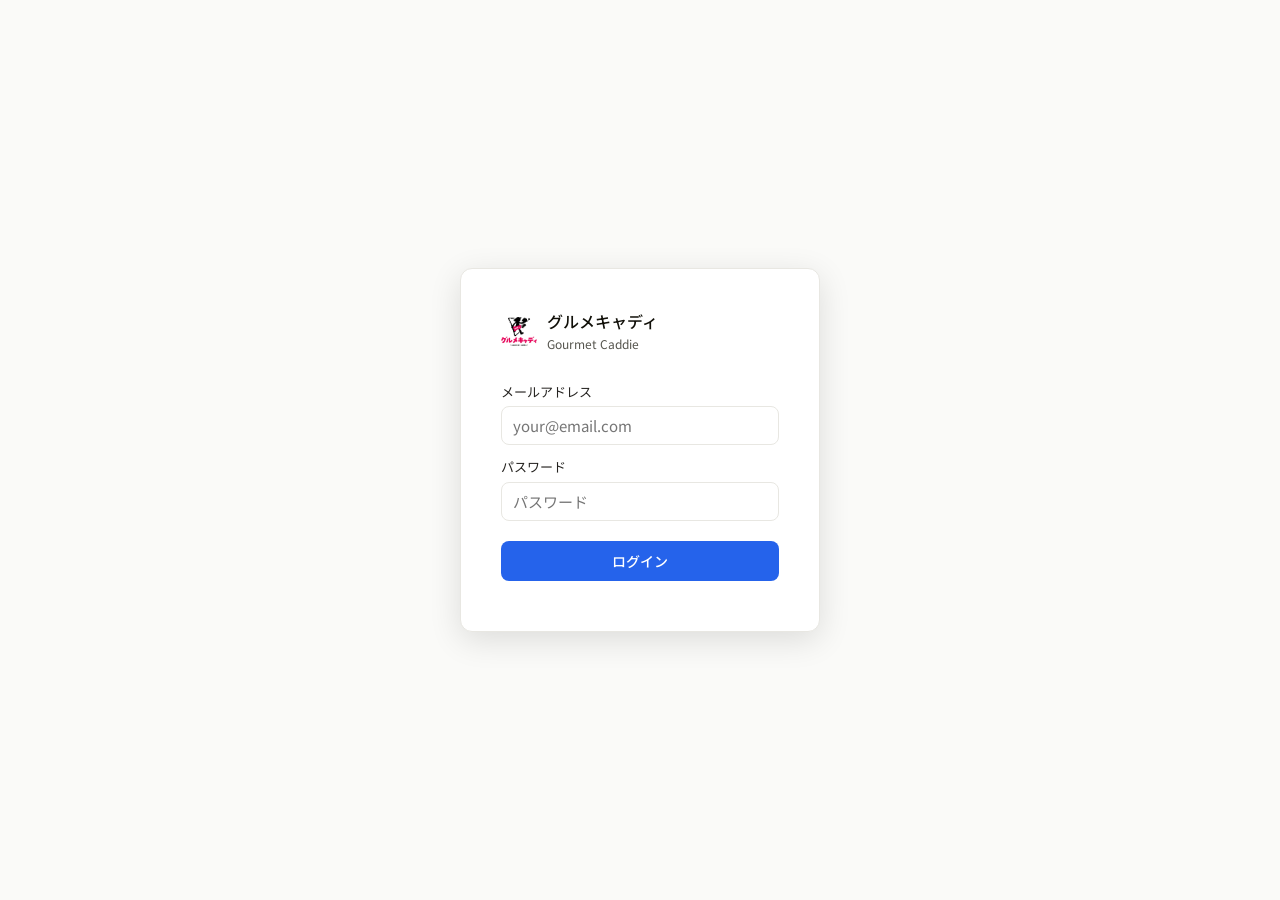
<file: index.html>
﻿<!DOCTYPE html>
<html lang="ja">
<head>
<meta charset="UTF-8">
<meta name="viewport" content="width=device-width, initial-scale=1.0, maximum-scale=1.0">
<meta name="apple-mobile-web-app-capable" content="yes">
<meta name="mobile-web-app-capable" content="yes">
<meta name="apple-mobile-web-app-status-bar-style" content="default">
<title>グルメキャディ</title>
<link rel="icon" type="image/png" href="gourmet_caddie_logo.png">
<link rel="apple-touch-icon" href="gourmet_caddie_logo.png">
<link rel="apple-touch-icon" sizes="180x180" href="gourmet_caddie_logo.png">
<meta name="apple-mobile-web-app-title" content="グルメキャディ">
<meta name="application-name" content="グルメキャディ">
<link href="https://fonts.googleapis.com/css2?family=Noto+Sans+JP:wght@300;400;500&display=swap" rel="stylesheet">
<link rel="stylesheet" href="css/app.css?v=192">
</head>
<body>
<script>(function(){try{var s=localStorage.getItem('gc_theme');var dark=s==='dark'||(s===null&&window.matchMedia&&window.matchMedia('(prefers-color-scheme: dark)').matches);if(dark)document.body.classList.add('dark');}catch(e){}})();</script>

<!-- LOGIN SCREEN -->
<div id="loginScreen" style="position:fixed;inset:0;background:var(--bg);z-index:9999;display:flex;align-items:center;justify-content:center">
  <div style="width:360px;padding:40px;background:var(--bg2);border:1px solid var(--border);border-radius:12px;box-shadow:0 8px 32px rgba(0,0,0,.12)">
    <div style="display:flex;align-items:center;gap:10px;margin-bottom:28px">
      <img src="gourmet_caddie_logo.png" style="width:36px;height:36px;object-fit:contain;border-radius:8px" onerror="this.style.display='none'">
      <div>
        <div style="font-size:16px;font-weight:500">グルメキャディ</div>
        <div style="font-size:12px;color:var(--text3)">Gourmet Caddie</div>
      </div>
    </div>
    <div class="field" style="margin-bottom:12px">
      <label>メールアドレス</label>
      <input id="loginEmail" type="email" placeholder="your@email.com" onkeydown="if(event.key==='Enter')doLogin()">
    </div>
    <div class="field" style="margin-bottom:20px">
      <label>パスワード</label>
      <input id="loginPassword" type="password" placeholder="パスワード" onkeydown="if(event.key==='Enter')doLogin()">
    </div>
    <button class="btn btn-primary" style="width:100%;padding:10px" onclick="doLogin()">ログイン</button>
    <div id="loginError" style="font-size:13px;color:var(--red);margin-top:10px;text-align:center"></div>
  </div>
</div>

<!-- MAIN APP -->
<div class="app" id="mainApp" style="display:none">

<div class="sidebar-overlay" id="sidebarOverlay" onclick="closeSidebar()"></div>
<!-- SIDEBAR -->
<aside class="sidebar" id="sidebar">
  <div class="logo">
    <div class="logo-icon" style="background:none;padding:0;overflow:hidden">
      <img src="gourmet_caddie_logo.png" alt="ロゴ" style="width:28px;height:28px;object-fit:contain;border-radius:6px;display:block">
    </div>
    <div style="flex:1"><div class="logo-text">グルメキャディ</div><div class="logo-sub">Gourmet Caddie</div></div>
  </div>
  <div style="padding:8px 14px;border-bottom:1px solid var(--border);display:flex;align-items:center;gap:8px">
    <div style="flex:1;min-width:0">
      <div style="font-size:12px;font-weight:500;overflow:hidden;text-overflow:ellipsis;white-space:nowrap" id="currentUserName"></div>
      <span class="badge b-green" id="currentUserRole" style="font-size:10px;margin-top:2px"></span>
    </div>
    <button onclick="doLogout()" style="font-size:11px;padding:3px 8px;border:1px solid var(--border);border-radius:4px;background:var(--bg3);color:var(--text2);cursor:pointer;white-space:nowrap">ログアウト</button>
  </div>
  <nav class="nav">
    <div class="nav-section">Overview</div>
    <div class="nav-item active" onclick="navigate('dashboard')">
      <svg class="nav-icon" viewBox="0 0 16 16" fill="none" stroke="currentColor" stroke-width="1.5"><rect x="1" y="1" width="6" height="6" rx="1"/><rect x="9" y="1" width="6" height="6" rx="1"/><rect x="1" y="9" width="6" height="6" rx="1"/><rect x="9" y="9" width="6" height="6" rx="1"/></svg>
      ダッシュボード
    </div>
    <div class="nav-item" onclick="navigate('faq')" style="background:var(--amber-bg);color:var(--amber);font-weight:500">
      <svg class="nav-icon" viewBox="0 0 16 16" fill="none" stroke="currentColor" stroke-width="1.5" style="opacity:1"><circle cx="8" cy="8" r="6.5"/><path d="M6 6.2c0-1.2 1-2 2-2s2 .7 2 1.8c0 1.2-2 1.3-2 3"/><circle cx="8" cy="11.3" r="0.6" fill="currentColor" stroke="none"/></svg>
      よくある質問
      <span class="nav-badge" id="nb-faq" style="background:var(--amber-border);color:var(--amber)">0</span>
    </div>
    <div class="nav-item" onclick="navigate('stores')">
      <svg class="nav-icon" viewBox="0 0 16 16" fill="none" stroke="currentColor" stroke-width="1.5"><path d="M1 6l2-4h10l2 4"/><rect x="1" y="6" width="14" height="9" rx="1"/><rect x="5" y="9" width="6" height="6" rx=".5"/></svg>
      店舗管理
      <span class="nav-badge" id="nb-stores">0</span>
    </div>
    <div class="nav-section">Sales</div>
    <div class="nav-item" onclick="navigate('sales')">
      <svg class="nav-icon" viewBox="0 0 16 16" fill="none" stroke="currentColor" stroke-width="1.5"><path d="M8 1v14M1 8h14"/><circle cx="8" cy="8" r="7"/></svg>
      営業入力
      
    </div>
    <div class="nav-section">Operations</div>
    <div class="nav-item" onclick="navigate('schedule')">
      <svg class="nav-icon" viewBox="0 0 16 16" fill="none" stroke="currentColor" stroke-width="1.5"><rect x="1" y="3" width="14" height="12" rx="1"/><path d="M5 1v4M11 1v4M1 7h14"/></svg>
      投稿スケジュール
    </div>
    <div class="nav-item" onclick="navigate('check')">
      <svg class="nav-icon" viewBox="0 0 16 16" fill="none" stroke="currentColor" stroke-width="1.5"><path d="M8 1l1.5 3h3l-2.5 2 1 3L8 7.5 5 9l1-3L3.5 4h3z"/><circle cx="8" cy="12" r="3"/><path d="M6.5 12l1 1 2-2"/></svg>
      事前チェック
      <span class="nav-badge nav-badge-red" id="nb-alerts">0</span>
    </div>
    <div class="nav-item" onclick="navigate('plans')">
      <svg class="nav-icon" viewBox="0 0 16 16" fill="none" stroke="currentColor" stroke-width="1.5"><rect x="1" y="1" width="14" height="14" rx="1.5"/><path d="M4 5h8M4 8h5M4 11h3"/></svg>
      プラン管理
      <span class="nav-badge" id="nb-plans">0</span>
    </div>
    <div class="nav-section">Casting</div>
    <div class="nav-item" onclick="navigate('influencers')">
      <svg class="nav-icon" viewBox="0 0 16 16" fill="none" stroke="currentColor" stroke-width="1.5"><circle cx="8" cy="5" r="3"/><path d="M2 14c0-3.3 2.7-6 6-6s6 2.7 6 6"/></svg>
      インフルエンサー
      <span class="nav-badge" id="nb-inf">0</span>
    </div>
    <div class="nav-item" onclick="navigate('casting')">
      <svg class="nav-icon" viewBox="0 0 16 16" fill="none" stroke="currentColor" stroke-width="1.5"><path d="M1 8h14M8 1l5 7-5 7-5-7z"/></svg>
      キャスティング履歴
    </div>
    <div class="nav-item" onclick="navigate('creators')">
      <svg class="nav-icon" viewBox="0 0 16 16" fill="none" stroke="currentColor" stroke-width="1.5"><circle cx="8" cy="5" r="2.5"/><path d="M3 13c0-2.8 2.2-5 5-5s5 2.2 5 5"/><path d="M11 2l1 1-1 1M12 7h2"/></svg>
      クリエイター管理
      <span class="nav-badge" id="nb-creators">0</span>
    </div>
    <div class="nav-section">System</div>
    <div class="nav-item" onclick="navigate('corporations')">
      <svg class="nav-icon" viewBox="0 0 16 16" fill="none" stroke="currentColor" stroke-width="1.5"><rect x="1" y="4" width="14" height="10" rx="1"/><path d="M4 4V3a1 1 0 011-1h6a1 1 0 011 1v1"/><path d="M1 8h14"/></svg>
      法人管理
      <span class="nav-badge" id="nb-corps">0</span>
    </div>
    <div class="nav-item" onclick="navigate('accounting')">
      <svg class="nav-icon" viewBox="0 0 16 16" fill="none" stroke="currentColor" stroke-width="1.5"><rect x="1" y="2" width="14" height="12" rx="1.5"/><path d="M5 6h6M5 9h4"/><path d="M11 9l1.5 2.5"/></svg>
      経理管理
      <span class="nav-badge" id="nb-invoices">0</span>
    </div>
    <div class="nav-item" onclick="navigate('settings')">
      <svg class="nav-icon" viewBox="0 0 16 16" fill="none" stroke="currentColor" stroke-width="1.5"><circle cx="8" cy="8" r="2.5"/><path d="M8 1v2M8 13v2M1 8h2M13 8h2M3.05 3.05l1.41 1.41M11.54 11.54l1.41 1.41M3.05 12.95l1.41-1.41M11.54 4.46l1.41-1.41"/></svg>
      設定
    </div>
  </nav>
  <div class="sidebar-footer">
    <div class="sf-card"><div class="sf-val" id="ss-active">0</div><div class="sf-label">稼働中</div></div>
    <div class="sf-card"><div class="sf-val" id="ss-posts">0</div><div class="sf-label">今月投稿</div></div>
  </div>
</aside>

<!-- MAIN -->
<main class="main">
  <div class="topbar">
    <button class="hamburger" onclick="toggleSidebar()" aria-label="メニュー"><span></span><span></span><span></span></button>
    <div class="page-title" id="page-title">ダッシュボード</div>
    <div class="search-wrap">
      <svg class="search-icon" viewBox="0 0 16 16" fill="none" stroke="currentColor" stroke-width="1.5"><circle cx="6.5" cy="6.5" r="4.5"/><path d="M10 10l3.5 3.5"/></svg>
      <input class="search-input" type="text" placeholder="店舗・インフルエンサーを検索..." id="globalSearch" oninput="globalSearchFn()">
    </div>
    <button class="btn btn-primary" id="addBtn" onclick="topAddBtn()">＋ 新規追加</button>
    <button class="theme-toggle" id="themeBtn" onclick="toggleTheme()">☀ ライト</button>
    <span id="syncStatus" style="font-size:12px;font-family:'Noto Sans JP',sans-serif;color:var(--text3);padding:2px 8px"></span>
  </div>

  <div class="content">

    <!-- DASHBOARD -->
    <div class="page active" id="page-dashboard">
      <div class="stats-row">
        <div class="stat-card blue"><div class="stat-val" id="ds-total">0</div><div class="stat-label">契約店舗数</div></div>
        <div class="stat-card"><div class="stat-val" id="ds-active">0</div><div class="stat-label">稼働中</div></div>
        <div class="stat-card" style="cursor:pointer" onclick="navigate('stores');setTimeout(function(){document.getElementById('filterStatus').value='negotiating';renderStoreTable();},100)"><div class="stat-val" id="ds-negotiating" style="color:var(--accent)">0</div><div class="stat-label">商談中</div></div>
        <div class="stat-card"><div class="stat-val" id="ds-posts">0</div><div class="stat-label">今月の投稿予定</div></div>
        <div class="stat-card"><div class="stat-val" id="ds-inf">0</div><div class="stat-label">インフルエンサー</div></div>
      </div>
      <div class="card"><div class="card-header"><span class="card-title">📸 今後1週間のインフルエンサー来店予定</span><button class="btn btn-sm" onclick="navigate('casting')">キャスティング履歴へ</button></div><div id="dash-upcoming-visits"></div></div>
      <div class="grid2">
        <div class="card"><div class="card-header"><span class="card-title">📋 やること一覧</span><button class="btn btn-sm" onclick="navigate('schedule')">スケジュール</button></div><div id="dash-todo"></div></div>
        <div class="card"><div class="card-header"><span class="card-title">🎯 売上目標トラッカー</span><button class="btn btn-sm" onclick="openGoalEdit()">目標変更</button></div><div id="dash-goal"></div></div>
      </div>
      <div class="card"><div class="card-header"><span class="card-title">📊 未決済（支払い・入金待ち）</span><button class="btn btn-sm" onclick="navigate('accounting')">経理管理へ</button></div><div id="dash-accounting"></div></div>
    </div>

    <!-- SALES -->
    <div class="page" id="page-sales">
      <div class="grid2">
        <div class="card">
          <div class="card-header"><span class="card-title">新規契約店舗を入力</span></div>
          <div style="font-size:13px;color:var(--text3);margin-bottom:14px;padding:8px 12px;background:var(--bg3);border-radius:var(--r)">営業担当が入力する簡易フォームです。入力後はSNS局へ通知されます。楽々販売への登録は自身でお願いします。</div>

          <div class="fr1 field" style="margin-bottom:12px">
            <label>店舗 <span style="font-size:11px;color:var(--text3);font-weight:400">既存店舗を選ぶと内容を自動入力します（無い場合は新規登録）</span></label>
            <select id="sl-existing-store" onchange="onSlExistingStoreChange()"><option value="">＋ 新規店舗として登録</option></select>
          </div>

          <!-- ▼ 必須項目（簡易入力） -->
          <div style="font-size:12px;font-weight:500;color:var(--accent);padding:4px 0 7px;border-bottom:1px solid var(--border);margin-bottom:12px">基本情報</div>
          <div class="fr"><div class="field"><label>得意先ID <span style="color:var(--red)">*</span> <span style="font-size:11px;color:var(--text3);font-weight:400">楽々販売のID</span></label><input id="sl-client-id" type="text" placeholder="例: 12345"></div><div class="field"><label>会社名</label><input id="sl-corp" type="text" placeholder="株式会社〇〇"></div></div>
          <div class="fr1 field"><label>店舗名 <span style="color:var(--red)">*</span> <span style="font-size:11px;color:var(--text3);font-weight:400">チェーン展開の場合は正式名称で</span></label><input id="sl-name" type="text" placeholder="例: 炭火焼 竹山 渋谷店"></div>
          <div class="fr">
            <div class="field"><label>契約（商談）内容</label><select id="sl-plan" onchange="onSlPlanChange()"><option value="">選択...</option></select></div>
            <div class="field"><label>金額</label><input id="sl-amount" type="text" placeholder="選択すると自動入力されます"></div>
          </div>
          <div class="fr1 field" id="sl-negotiating-row">
            <label style="display:flex;align-items:center;gap:6px;cursor:pointer;font-weight:400">
              <input type="checkbox" id="sl-negotiating" style="width:auto;margin:0"> 商談中（契約内容・金額は未定）
            </label>
          </div>

          <div class="fr1 field" style="margin-top:14px"><label>作成者 <span style="color:var(--red)">*</span></label><div style="display:flex;gap:8px"><select id="sl-sales" style="flex:1"><option value="">選択...</option></select><button type="button" class="btn btn-sm" onclick="openSalesPersonModal()" style="white-space:nowrap;flex-shrink:0">＋ 管理</button></div></div>
          <div style="display:flex;justify-content:flex-end;margin-top:14px;padding-top:14px;border-top:1px solid var(--border)">
            <button class="btn btn-primary" onclick="submitSalesForm()">登録</button>
          </div>
        </div>
      </div>
    </div>

    <!-- STORES -->
    <div class="page" id="page-stores">
      <div class="card">
        <div class="card-header"><span class="card-title">全店舗</span>
          <div style="display:flex;gap:6px;align-items:center;flex-wrap:wrap">
            <select id="filterCorp" onchange="renderStoreTable()" style="font-size:12px;padding:4px 8px;width:auto">
              <option value="">法人：全て</option>
            </select>
            <select id="filterSales" onchange="renderStoreTable()" style="font-size:12px;padding:4px 8px;width:auto">
              <option value="">担当営業：全員</option>
            </select>
            <select id="filterStatus" onchange="renderStoreTable()" style="width:110px;font-size:12px;padding:4px 8px">
              <option value="">全ステータス</option><option value="negotiating">商談中</option><option value="active">稼働中</option><option value="pending">準備中</option><option value="ended">終了</option>
            </select>
          </div>
        </div>
        <div id="negotiatingBox" style="display:none;margin-bottom:16px;padding:12px 14px;background:var(--accent-bg);border:1px solid var(--accent-border);border-radius:var(--r)"></div>
        <div class="table-wrap"><table><thead><tr><th>店舗名</th><th>業種</th><th>契約プラン</th><th>原価</th><th style="cursor:pointer" title="クリックで満了日順に並べ替え" onclick="toggleStoreEndSort()">契約期間／満了日 <span id="storeEndSortMark">⇅</span></th><th>弊社担当</th><th>ステータス</th><th></th></tr></thead><tbody id="storeTableBody"></tbody></table></div>
      </div>
    </div>

    <!-- SCHEDULE (統合: リスト + カレンダー) -->
    <div class="page" id="page-schedule">
      <div class="card">
        <div class="card-header">
          <span class="card-title">投稿スケジュール</span>
          <div style="display:flex;gap:6px;align-items:center">
            <button id="schedPastBtn" onclick="toggleSchedPast()" style="padding:4px 10px;font-size:12px;border-radius:20px;border:1px solid var(--border);background:var(--bg3);color:var(--text2);cursor:pointer">過去を表示</button>
            <div style="display:flex;border:1px solid var(--border);border-radius:var(--r);overflow:hidden">
              <button id="viewTabList" onclick="setSchedView('list')" style="padding:4px 12px;font-size:12px;background:var(--bg3);color:var(--text2);border:none;cursor:pointer">リスト</button>
              <button id="viewTabCal" onclick="setSchedView('cal')" style="padding:4px 12px;font-size:12px;background:var(--accent);color:#fff;border:none;cursor:pointer">カレンダー</button>
            </div>
            <button class="btn btn-primary btn-sm" onclick="openPostModal()">＋ 追加</button>
          </div>
        </div>
        <!-- 種別フィルタ -->
        <div style="display:flex;gap:5px;flex-wrap:wrap;margin-bottom:8px;padding-bottom:8px;border-bottom:1px solid var(--border)">
          <button class="sched-type-btn active" data-type="" onclick="setSchedTypeFilter(this,'')">すべて</button>
          <button class="sched-type-btn" data-type="influencer" onclick="setSchedTypeFilter(this,'influencer')">👤 インフルエンサー</button>
          <button class="sched-type-btn" data-type="creator" onclick="setSchedTypeFilter(this,'creator')">📷 クリエイター</button>
          <button class="sched-type-btn" data-type="normal" onclick="setSchedTypeFilter(this,'normal')">▶ 通常投稿</button>
        </div>
        <!-- 店舗フィルタ -->
        <div style="display:flex;gap:6px;flex-wrap:wrap;margin-bottom:12px" id="schedFilter"></div>
        <!-- リストビュー -->
        <div id="schedListView" style="display:none">
          <div class="table-wrap"><table>
            <thead><tr><th>種別</th><th>店舗</th><th>日時</th><th>担当（INF / クリエイター）</th><th>ステータス</th><th></th></tr></thead>
            <tbody id="schedBody"></tbody>
          </table></div>
        </div>
        <!-- カレンダービュー -->
        <div id="schedCalView">
          <div class="cal-nav" style="margin-bottom:10px">
            <button class="btn btn-sm" onclick="calMove(-1)">← 前月</button>
            <span id="calTitle" style="font-size:14px;font-weight:500"></span>
            <button class="btn btn-sm" onclick="calMove(1)">次月 →</button>
          </div>
          <div class="cal-grid" id="calHeads"></div>
          <div class="cal-grid" id="calCells"></div>
        </div>
      </div>
    </div>

    <!-- CHECK -->
    <div class="page" id="page-check">
      <!-- 今週の投稿予定 -->
      <div class="card" style="margin-bottom:12px">
        <div class="card-header">
          <span class="card-title">📅 今週の投稿予定</span>
          <span id="chk-week-count" style="font-size:12px;color:var(--text3)"></span>
        </div>
        <div id="chk-week"></div>
      </div>
      <!-- 今月の投稿予定 -->
      <div class="card" style="margin-bottom:12px">
        <div class="card-header">
          <span class="card-title">📆 今月の投稿予定</span>
          <span id="chk-month-count" style="font-size:12px;color:var(--text3)"></span>
        </div>
        <div id="chk-month"></div>
      </div>
      <!-- クリエイティブ未設定 -->
      <div class="card" style="margin-bottom:12px">
        <div class="card-header">
          <span class="card-title">🎬 クリエイティブ未設定の投稿（動画・画像・リール）</span>
          <span id="chk-creative-count" style="font-size:12px;color:var(--text3)"></span>
        </div>
        <div id="chk-creative"></div>
      </div>
      <!-- インフルエンサー進捗 -->
      <div class="card">
        <div class="card-header">
          <span class="card-title">👤 インフルエンサー進捗チェック</span>
          <span id="chk-inf-count" style="font-size:12px;color:var(--text3)"></span>
        </div>
        <div id="chk-inf"></div>
      </div>
    </div>

    <!-- INFLUENCERS -->
    <div class="page" id="page-influencers">
      <div class="card">
        <div class="card-header"><span class="card-title">インフルエンサー管理</span>
          <div style="display:flex;gap:6px;align-items:center;flex-wrap:wrap;row-gap:8px">
            <select id="filterInfStatus" onchange="renderInfluencers()" style="font-size:12px;padding:4px 8px;width:auto">
              <option value="">声掛け：全て</option>
              <option value="未声掛け">未声掛け</option>
              <option value="保留">保留</option>
              <option value="声掛け済み">声掛け済み</option>
              <option value="NG">NG</option>
            </select>
            <select id="filterInfEngagement" onchange="renderInfluencers()" style="font-size:12px;padding:4px 8px;width:auto">
              <option value="">起用：全て</option>
              <option value="起用中">起用中</option>
              <option value="起用歴あり">起用歴あり</option>
              <option value="起用歴なし">起用歴なし</option>
            </select>
            <select id="filterInfTier" multiple style="display:none">
              <option value="ナノ">ナノ（1万人以下）</option>
              <option value="マイクロ">マイクロ（1万〜10万人）</option>
              <option value="ミドル">ミドル（10万〜100万人）</option>
              <option value="メガ">メガ（100万人以上）</option>
            </select>
            <details id="filterInfTierDetails" style="position:relative">
              <summary style="cursor:pointer;font-size:12px;padding:4px 8px;border:1px solid var(--border);border-radius:var(--r);list-style:none;display:inline-flex;align-items:center;gap:4px;background:var(--bg2);white-space:nowrap">規模<span id="filterInfTierCount" style="color:var(--accent);font-weight:500"></span> ▾</summary>
              <div id="filterInfTierPanel" style="position:absolute;z-index:20;top:100%;left:0;margin-top:4px;background:var(--bg2);border:1px solid var(--border);border-radius:var(--r);padding:8px;min-width:180px;max-height:220px;overflow:auto;box-shadow:0 4px 12px rgba(0,0,0,.15)"></div>
            </details>
            <select id="filterInfArea" multiple style="display:none"></select>
            <details id="filterInfAreaDetails" style="position:relative">
              <summary style="cursor:pointer;font-size:12px;padding:4px 8px;border:1px solid var(--border);border-radius:var(--r);list-style:none;display:inline-flex;align-items:center;gap:4px;background:var(--bg2);white-space:nowrap">エリア<span id="filterInfAreaCount" style="color:var(--accent);font-weight:500"></span> ▾</summary>
              <div id="filterInfAreaPanel" style="position:absolute;z-index:20;top:100%;left:0;margin-top:4px;background:var(--bg2);border:1px solid var(--border);border-radius:var(--r);padding:8px;min-width:160px;max-height:220px;overflow:auto;box-shadow:0 4px 12px rgba(0,0,0,.15)"></div>
            </details>
            <select id="filterInfGenre" multiple style="display:none"></select>
            <details id="filterInfGenreDetails" style="position:relative">
              <summary style="cursor:pointer;font-size:12px;padding:4px 8px;border:1px solid var(--border);border-radius:var(--r);list-style:none;display:inline-flex;align-items:center;gap:4px;background:var(--bg2);white-space:nowrap">ジャンル<span id="filterInfGenreCount" style="color:var(--accent);font-weight:500"></span> ▾</summary>
              <div id="filterInfGenrePanel" style="position:absolute;z-index:20;top:100%;left:0;margin-top:4px;background:var(--bg2);border:1px solid var(--border);border-radius:var(--r);padding:8px;min-width:160px;max-height:220px;overflow:auto;box-shadow:0 4px 12px rgba(0,0,0,.15)"></div>
            </details>
            <div style="display:flex;align-items:center;gap:4px">
              <span style="font-size:10px;color:var(--text3);white-space:nowrap">料金（円）</span>
              <input id="filterInfFeeMin" type="number" placeholder="下限" onchange="renderInfluencers()" style="font-size:12px;padding:4px 6px;width:70px">
              <span style="font-size:12px;color:var(--text3)">〜</span>
              <input id="filterInfFeeMax" type="number" placeholder="上限" onchange="renderInfluencers()" style="font-size:12px;padding:4px 6px;width:70px">
            </div>
            <select id="filterInfSortMissing" onchange="renderInfluencers()" style="font-size:12px;padding:4px 8px;width:auto">
              <option value="">未登録：全て表示</option>
              <option value="exclude_followers">フォロワー未登録を除く</option>
              <option value="only_followers">フォロワー未登録のみ</option>
              <option value="exclude_fee">PR単価未登録を除く</option>
              <option value="only_fee">PR単価未登録のみ</option>
            </select>
            <label style="display:flex;align-items:center;gap:5px;font-size:12px;cursor:pointer;white-space:nowrap">
              <input type="checkbox" id="filterInfIncomplete" onchange="renderInfluencers()">
              未記入あり（エリア・ジャンル・フォロー数）のみ
            </label>
            <select id="filterInfReviewChecked" onchange="renderInfluencers()" style="font-size:12px;padding:4px 8px;width:auto">
              <option value="">確認状況（一時）：全て</option>
              <option value="unchecked">未確認のみ</option>
              <option value="checked">確認済みのみ</option>
            </select>
            <button class="btn btn-sm" onclick="resetInfFilters()">↺ 絞り込みをリセット</button>
            <button class="btn btn-sm" onclick="openInfluencerExportModal()">📤 リストを出力</button>
            <button class="btn btn-sm" onclick="openJointPlanListModal()">🤝 合同プランを管理</button>
            <button class="btn btn-primary btn-sm" onclick="openInfluencerModal()">＋ 追加</button>
          </div>
        </div>
        <div class="table-wrap" id="infTableWrap"><table><thead><tr><th>名前 / ID</th><th id="infSortFollowers" onclick="setInfSort('followers')" style="cursor:pointer;white-space:nowrap">フォロワー <span id="infSortFollowersIcon"></span></th><th id="infSortFee" onclick="setInfSort('fee')" style="cursor:pointer;white-space:nowrap">PR単価 <span id="infSortFeeIcon"></span></th><th>ジャンル</th><th>ステータス</th><th>直近起用</th><th style="white-space:nowrap">確認<span style="font-size:10px;color:var(--text3);font-weight:400">（一時）</span></th><th></th></tr></thead><tbody id="infBody"></tbody></table></div>
      </div>
    </div>

    <!-- PLANS -->
    <div class="page" id="page-plans">
      <div class="grid2" style="margin-bottom:14px">
        <div class="card">
          <div class="card-header"><span class="card-title">プランを登録</span></div>
          <div class="fr1 field">
            <label>プラン名 * <span style="font-size:11px;color:var(--text3);font-weight:400">既存の候補から選ぶか、自由に入力できます</span></label>
            <input id="plName" type="text" list="planNameList" placeholder="例: パター、インフルエンサーキャスティング（スポット）">
            <datalist id="planNameList"></datalist>
          </div>
          <div class="fr1 field"><label>契約種別</label><select id="plType" onchange="onPlanTypeChange()"><option value="monthly">月額（継続契約）</option><option value="spot">スポット（一括・単発契約）</option><option value="test">テスト運用（売上集計から除外）</option></select></div>
          <div class="fr">
            <div class="field"><label id="plPriceLabel">月額料金（円）</label><input id="plPrice" type="number" placeholder="100000"></div>
            <div class="field"><label>初期費用（円）</label><input id="plSetup" type="number" placeholder="100000"></div>
          </div>
          <div class="fr1 field" id="plAdBudgetRow"><label>月額に含む広告費（円）<span style="font-size:11px;color:var(--text3);font-weight:400"> ※超過分は別途+20%手数料で運用可能</span></label><input id="plAdBudget" type="number" placeholder="40000"></div>
          <div class="field" style="margin-bottom:10px">
            <label style="display:flex;align-items:center;gap:8px">
              <input type="checkbox" id="plOpenPrice" style="width:auto;margin:0" onchange="toggleOpenPrice()">
              ドライバーの応相談設定（月額に下限のみ設定）
            </label>
          </div>
          <div class="fr1 field"><label>備考</label><textarea id="plDesc" placeholder="特記事項など..." style="min-height:44px"></textarea></div>
          <div style="display:flex;justify-content:flex-end;gap:8px">
            <button class="btn" id="plCancelEditBtn" style="display:none" onclick="cancelPlanEdit()">キャンセル</button>
            <button class="btn btn-primary" id="plSaveBtn" onclick="savePlan()">登録</button>
          </div>
        </div>
        <div class="card">
          <div class="card-header"><span class="card-title">月次収益サマリー</span></div>
          <div id="revSummary"></div>
        </div>
      </div>
      <div class="card">
        <div class="card-header"><span class="card-title">登録済みプラン</span></div>
        <div class="table-wrap"><table><thead><tr><th>プラン名</th><th>種別</th><th>金額</th><th>含む広告費</th><th>初期費用</th><th>応相談</th><th>契約店舗数</th><th>備考</th><th></th></tr></thead><tbody id="planTableBody"></tbody></table></div>
      </div>
    </div>

    <!-- CREATORS -->
    <div class="page" id="page-creators">
      <div class="card">
        <div class="card-header">
          <span class="card-title">クリエイター管理</span>
          <button class="btn btn-primary btn-sm" onclick="openCreatorModal()">＋ 追加</button>
        </div>
        <div class="table-wrap">
          <table>
            <thead><tr>
              <th>名前</th><th>依頼状況</th><th>性別</th><th>活動エリア</th>
              <th>プロマネ</th><th>連絡先</th><th></th>
            </tr></thead>
            <tbody id="creatorTableBody"></tbody>
          </table>
        </div>
      </div>
    </div>

    <!-- ACCOUNTING -->
    <div class="page" id="page-accounting">
      <!-- 経費まとめ（飲食費・交通費など。下の絞り込み条件に連動） -->
      <div style="font-size:12px;color:var(--text3);margin-bottom:6px">💴 経費まとめ（飲食費・交通費など。消費税のかからない実費。下の絞り込み条件に連動）</div>
      <div class="stats-row" style="grid-template-columns:repeat(4,1fr)">
        <div class="stat-card blue"><div class="stat-val" id="acc-exp-total">¥0</div><div class="stat-label">経費合計</div></div>
        <div class="stat-card"><div class="stat-val" id="acc-exp-food">¥0</div><div class="stat-label">飲食費（インフルエンサー）</div></div>
        <div class="stat-card"><div class="stat-val" id="acc-exp-transport">¥0</div><div class="stat-label">交通費</div></div>
        <div class="stat-card"><div class="stat-val" id="acc-exp-other">¥0</div><div class="stat-label">その他（クリエイター）</div></div>
      </div>
      <div class="card" style="margin-bottom:18px;padding:12px 14px">
        <div style="display:flex;align-items:center;gap:8px;margin-bottom:8px">
          <span style="font-size:12px;font-weight:500;color:var(--text2)">経費の内訳</span>
          <button class="btn btn-sm" id="accExpModeMonth" onclick="setAccExpMode('month')">月別</button>
          <button class="btn btn-sm" id="accExpModeStore" onclick="setAccExpMode('store')">店舗別</button>
        </div>
        <div style="max-height:260px;overflow:auto"><table style="width:100%;border-collapse:collapse;font-size:13px"><thead id="accExpHead"></thead><tbody id="accExpBody"></tbody></table></div>
      </div>
      <!-- サマリー -->
      <div class="stats-row" style="grid-template-columns:repeat(5,1fr)">
        <div class="stat-card blue"><div class="stat-val" id="acc-count">0</div><div class="stat-label">件数</div></div>
        <div class="stat-card"><div class="stat-val" id="acc-total">¥0</div><div class="stat-label">総額</div></div>
        <div class="stat-card"><div class="stat-val" id="acc-inf">¥0</div><div class="stat-label">インフルエンサー費用</div></div>
        <div class="stat-card"><div class="stat-val" id="acc-creator">¥0</div><div class="stat-label">クリエイター費用</div></div>
        <div class="stat-card"><div class="stat-val" id="acc-ad">¥0</div><div class="stat-label">広告費</div></div>
      </div>
      <div class="card">
        <div class="card-header">
          <span class="card-title">費用管理</span>
          <div style="display:flex;gap:6px;align-items:center;flex-wrap:wrap">
            <select id="accFilterStore" onchange="renderAccounting()" style="font-size:13px;padding:4px 8px;width:auto">
              <option value="">全店舗</option>
            </select>
            <select id="accFilterSales" onchange="renderAccounting()" style="font-size:13px;padding:4px 8px;width:auto">
              <option value="">担当営業：全員</option>
            </select>
            <select id="accFilterType" onchange="renderAccounting()" style="font-size:13px;padding:4px 8px;width:auto">
              <option value="">全種別</option>
              <option value="influencer">👤 インフルエンサー</option>
              <option value="creator">🎬 クリエイター</option>
              <option value="ad">📢 広告費</option>
            </select>
            <select id="accFilterStatus" onchange="renderAccounting()" style="font-size:13px;padding:4px 8px;width:auto">
              <option value="">すべて</option>
              <option value="pending">📄 未受領/未送付</option>
              <option value="sns_received">📥 請求書受領</option>
              <option value="accounting_submitted">📊 経理申請</option>
              <option value="invoiced">📤 請求書送付済み</option>
              <option value="received">✅ 入金確認済み</option>
              <option value="done">💸 支払い済み</option>
            </select>
            <select id="accFilterMonth" onchange="renderAccounting()" style="font-size:13px;padding:4px 8px;width:auto">
              <option value="">全期間</option>
            </select>
            <button class="btn btn-sm" id="accShowSettledBtn" onclick="toggleAccShowSettled()">すべて表示</button>
            <button class="btn btn-primary btn-sm" onclick="openInvoiceModal()">＋ 費用追加</button>
          </div>
        </div>
        <div class="table-wrap">
          <table>
            <thead><tr>
              <th>受領日</th><th>種別</th><th>支払先</th><th>店舗</th>
              <th>費用内訳</th>
              <th style="text-align:right">合計</th>
              <th>進捗フロー</th><th>備考</th><th></th>
            </tr></thead>
            <tbody id="accBody"></tbody>
          </table>
        </div>
      </div>
    </div>

    <!-- SETTINGS -->
    <div class="page" id="page-settings">
      <div class="grid2">
        <div class="card">
          <div class="card-header"><span class="card-title">Chatwork 連携設定</span></div>
          <div style="font-size:13px;color:var(--text3);margin-bottom:14px;padding:8px 12px;background:var(--bg3);border-radius:var(--r)">
            APIトークンはGitHub Secretsで管理されています。ルームIDのみ設定してください。<br>
            ルームID：ChatworkのルームURL末尾の数字（例: chatwork.com/#!rid<strong>123456789</strong>）
          </div>
          <input type="hidden" id="cwGhPat">
          <div style="border-top:1px solid var(--border);padding-top:14px;margin-bottom:14px">
            <div style="font-size:12px;font-weight:500;color:var(--text2);margin-bottom:8px">📢 SNS局 — メッセージ送信</div>
            <div class="fr1 field"><label>ルームID</label><input id="cwSnsRoomId" type="text" placeholder="例: 123456789"></div>
          </div>
          <div style="display:flex;gap:8px;justify-content:flex-end">
            <button class="btn" onclick="testChatwork()">テスト送信</button>
            <button class="btn btn-primary" onclick="saveChatworkSettings()">保存</button>
          </div>
          <div id="cwStatus" style="font-size:13px;margin-top:10px"></div>
        </div>
        <div class="card" id="ghPatCard">
          <div class="card-header"><span class="card-title">🔐 GitHub PAT設定 <span style="font-size:11px;color:var(--text3);font-weight:400">管理者のみ</span></span></div>
          <div style="font-size:13px;color:var(--text3);margin-bottom:12px">一度設定するとこのブラウザで保持されます。Chatwork通知の送信に使用します。</div>
          <div class="fr1 field" style="margin-bottom:10px">
            <label>GitHub Personal Access Token</label>
            <input id="ghPatInput" type="password" placeholder="ghp_XXXXXXXXXXXX">
          </div>
          <div style="display:flex;gap:8px;justify-content:flex-end">
            <button class="btn btn-primary" onclick="saveGhPat()">保存</button>
          </div>
          <div id="ghPatStatus" style="font-size:13px;margin-top:8px"></div>
        </div>
        <div class="card" id="purgeContactCard">
          <div class="card-header"><span class="card-title">🧹 店舗・法人の電話番号・メール、店舗担当者情報を完全削除 <span style="font-size:11px;color:var(--text3);font-weight:400">管理者のみ</span></span></div>
          <div style="font-size:13px;color:var(--text3);margin-bottom:12px">情報量を減らして漏洩リスクを下げるため、店舗・法人の電話番号・メールと、店舗担当者（担当者名・役職・LINE ID）・成果振り返り頻度の入力欄は廃止しました（連絡先は楽々販売で確認します）。すでに保存されている分をデータベースから完全に削除します。元に戻せないため、実行前に削除対象の内容をバックアップファイル（JSON）として保存します。</div>
          <div style="display:flex;gap:8px;justify-content:flex-end">
            <button class="btn" style="color:var(--red);border-color:var(--red-border)" onclick="purgeStoreContactInfo()">削除を実行</button>
          </div>
          <div id="purgeContactStatus" style="font-size:13px;margin-top:8px"></div>
        </div>
        <div class="card" id="linkOrdersCard">
          <div class="card-header"><span class="card-title">🔗 過去の発注書を店舗・クリエイターに紐づける <span style="font-size:11px;color:var(--text3);font-weight:400">管理者のみ</span></span></div>
          <div style="font-size:13px;color:var(--text3);margin-bottom:12px">これまでに作成した発注書のうち、店舗やクリエイターとの紐づけが空のものを補完します。受託者名が登録済みのクリエイターと一致し1人に決まる場合と、件名が「店舗名＋全角スペース」で始まり店舗が1つに決まる場合だけが対象です。空欄を埋めるだけで、すでに入っている紐づけは変えません。実行前に対象の一覧を確認できます。</div>
          <div style="display:flex;gap:8px;justify-content:flex-end">
            <button class="btn" onclick="linkOrdersToStoreCreator()">確認して実行</button>
          </div>
          <div id="linkOrdersStatus" style="font-size:13px;margin-top:8px"></div>
        </div>
        <div class="card" id="fixOrderNumCard">
          <div class="card-header"><span class="card-title">🔢 発注番号の重複を直す <span style="font-size:11px;color:var(--text3);font-weight:400">管理者のみ</span></span></div>
          <div style="font-size:13px;color:var(--text3);margin-bottom:12px">同じ発注番号が複数ある場合、先に作成された1件はそのままにして、後から作られた分をその年の空いている次の連番に振り直します。変更される番号は実行前の確認画面で一覧表示され、変更前の内容はバックアップファイル（JSON）として保存されます。すでに渡したWordに印字された番号とは変わる分があります。</div>
          <div style="display:flex;gap:8px;justify-content:flex-end">
            <button class="btn" onclick="fixDuplicateOrderNumbers()">確認して実行</button>
          </div>
          <div id="fixOrderNumStatus" style="font-size:13px;margin-top:8px"></div>
        </div>
        <div class="card">
          <div class="card-header"><span class="card-title">👥 ユーザー管理</span></div>
          <div style="font-size:13px;color:var(--text2);margin-bottom:14px">メンバーのアカウントを発行します。登録後にパスワード設定メールが届きます。</div>
          <div class="fr">
            <div class="field"><label>メールアドレス</label><input id="inviteEmail" type="email" placeholder="member@example.com"></div>
            <div class="field"><label>ロール</label><select id="inviteRole"><option value="sales">営業</option><option value="admin">管理者</option></select></div>
          </div>
          <div class="fr1 field" style="margin-top:6px">
            <label>初期パスワード <span style="font-size:11px;color:var(--text3)">6文字以上・本人に伝えてください</span></label>
            <input id="invitePassword" type="text" placeholder="例: Gc2024root">
          </div>
          <div style="display:flex;gap:8px;justify-content:flex-end;margin-top:4px">
            <button class="btn btn-primary" onclick="inviteUser()">ユーザーを作成</button>
          </div>
          <div id="inviteStatus" style="font-size:13px;margin-top:10px"></div>
          <div style="border-top:1px solid var(--border);margin-top:14px;padding-top:14px">
            <div style="font-size:12px;font-weight:500;color:var(--text2);margin-bottom:8px">登録済みユーザー</div>
            <div id="userList"><div style="font-size:13px;color:var(--text3)">読み込み中...</div></div>
          </div>
        </div>
        <div class="card">
          <div class="card-header"><span class="card-title">👥 社員マスタ</span></div>
          <div style="font-size:13px;color:var(--text2);margin-bottom:12px">営業・SNS・事務・社長などの役割を管理します。</div>
          <button class="btn btn-primary" onclick="openSalesPersonModal()">社員マスタを開く</button>
        </div>
        <div class="card">
          <div class="card-header"><span class="card-title">🔑 パスワード変更</span></div>
          <div class="field" style="margin-bottom:10px">
            <label>新しいパスワード</label>
            <input id="newPassword" type="password" placeholder="新しいパスワード">
          </div>
          <div class="field" style="margin-bottom:12px">
            <label>確認</label>
            <input id="newPasswordConfirm" type="password" placeholder="もう一度入力">
          </div>
          <button class="btn btn-primary" onclick="changePassword()">パスワードを変更</button>
          <div id="pwChangeStatus" style="font-size:13px;margin-top:10px"></div>
        </div>
        <div class="card">
          <div class="card-header"><span class="card-title">通知プレビュー</span></div>
          <div style="font-size:13px;color:var(--text2);margin-bottom:10px">営業入力時に送信されるメッセージ</div>
          <div style="background:var(--bg3);border-radius:var(--r);padding:12px;font-size:13px;line-height:1.8;color:var(--text);white-space:pre-wrap" id="cwPreview"></div>
        </div>
        <div class="card">
          <div class="card-header"><span class="card-title">🧹 インフルエンサー データ整理</span></div>
          <div style="font-size:13px;color:var(--text2);margin-bottom:12px">普段は使わないメンテナンス用ツールです。</div>
          <div style="display:flex;flex-wrap:wrap;gap:8px">
            <button class="btn btn-sm" onclick="openInfGenreMerge()">🏷️ ジャンル整理</button>
            <button class="btn btn-sm" onclick="openInfAreaMerge()">🗾 エリア整理</button>
            <button class="btn btn-sm" onclick="openInfDuplicateMerge()">🧩 重複を統合</button>
            <button class="btn btn-sm" onclick="openInfluencerBulkImport()">📋 一括インポート</button>
          </div>
        </div>
        <div class="card">
          <div class="card-header"><span class="card-title">💰 消費税率設定</span></div>
          <div style="font-size:13px;color:var(--text2);margin-bottom:12px">請求書（インフルエンサー・クリエイター・広告費）の「税別／税込」入力で使う標準税率です。将来税率が変わった場合はここを変更してください。</div>
          <div class="fr1 field" style="margin-bottom:10px">
            <label>標準税率（%）</label>
            <input id="settingsTaxRate" type="number" placeholder="10" style="width:120px">
          </div>
          <button class="btn btn-primary" onclick="saveTaxRateSetting()">保存</button>
          <div id="settingsTaxRateStatus" style="font-size:13px;margin-top:10px"></div>
        </div>
      </div>
    </div>

    <!-- CORPORATIONS -->
    <div class="page" id="page-corporations">
      <div class="card">
        <div class="card-header">
          <span class="card-title">法人管理</span>
          <button class="btn btn-primary btn-sm" onclick="openCorpModal()">＋ 追加</button>
        </div>
        <div class="table-wrap">
          <table>
            <thead><tr>
              <th>法人名</th><th>代表者</th><th>連絡先</th><th>店舗数</th><th>稼働中</th><th>希望広告月額</th><th></th>
            </tr></thead>
            <tbody id="corpTableBody"></tbody>
          </table>
        </div>
      </div>
    </div>

    <!-- FAQ -->
    <div class="page" id="page-faq">
      <div class="card">
        <div class="card-header">
          <span class="card-title">よくある質問</span>
          <div style="display:flex;gap:8px">
            <button class="btn btn-sm" onclick="openAskFaqModal()">❓ 質問する</button>
            <button class="btn btn-primary btn-sm" onclick="openFaqModal()">＋ 追加</button>
          </div>
        </div>
        <div style="display:flex;gap:8px;padding:12px 16px;border-bottom:1px solid var(--border);flex-wrap:wrap">
          <input type="text" id="faqSearch" placeholder="質問・回答・カテゴリで検索..." oninput="renderFaqs()" style="flex:1;min-width:200px">
          <select id="faqCategoryFilter" onchange="renderFaqs()" style="width:auto"><option value="">全カテゴリ</option></select>
        </div>
        <div id="faqListBody"></div>
      </div>
    </div>
    <datalist id="faqCategoryList"></datalist>

    <!-- CASTING -->
    <div class="page" id="page-casting">
      <div class="card">
        <div class="card-header"><span class="card-title">キャスティング履歴</span><button class="btn btn-primary btn-sm" onclick="openCastingModal()">＋ 記録追加</button></div>
        <div style="display:flex;gap:6px;align-items:center;flex-wrap:wrap;row-gap:8px;margin-bottom:14px">
          <select id="filterCastStore" onchange="renderCasting()" style="font-size:12px;padding:4px 8px;width:auto"><option value="">店舗：全て</option></select>
          <select id="filterCastInf" onchange="renderCasting()" style="font-size:12px;padding:4px 8px;width:auto"><option value="">インフルエンサー：全て</option></select>
          <select id="filterCastContract" onchange="renderCasting()" style="font-size:12px;padding:4px 8px;width:auto">
            <option value="">契約書：全て</option>
            <option value="sent">送付済み</option>
            <option value="unsent">未送付</option>
          </select>
          <select id="filterCastLiaison" onchange="renderCasting()" style="font-size:12px;padding:4px 8px;width:auto">
            <option value="">渉外対応：全て</option>
            <option value="needed">対応必要</option>
            <option value="none">なし</option>
          </select>
          <select id="filterCastInvoice" onchange="renderCasting()" style="font-size:12px;padding:4px 8px;width:auto">
            <option value="">請求書状況：全て</option>
            <option value="none">未登録</option>
            <option value="pending">未受領</option>
            <option value="sns_received">請求書受領</option>
            <option value="accounting_submitted">経理申請</option>
            <option value="done">支払い済み</option>
          </select>
          <label style="display:flex;align-items:center;gap:5px;font-size:12px;cursor:pointer;white-space:nowrap">
            <input type="checkbox" id="filterCastIncludeCancelled" onchange="renderCasting()">
            キャンセルも表示
          </label>
          <button class="btn btn-sm" onclick="resetCastFilters()">↺ 絞り込みをリセット</button>
        </div>
        <div class="table-wrap"><table><thead><tr><th>店舗</th><th>インフルエンサー</th><th>来店日</th><th>投稿日</th><th>媒体</th><th>契約書</th><th>渉外対応</th><th>請求書状況</th><th></th></tr></thead><tbody id="castBody"></tbody></table></div>
      </div>
    </div>

  </div>
</main>
</div>

<!-- STORE MODAL -->
<div class="modal-overlay" id="storeModal">
<div class="modal">
  <div class="modal-header">
    <span class="modal-title" id="storeModalTitle">店舗を追加</span>
    <button class="modal-close" onclick="closeModal('storeModal')">✕</button>
  </div>
  <div class="modal-body">
    <div class="tabs-line" id="storeTabBtns">
      <button class="tab-btn active" onclick="switchStoreTab(0)">基本情報</button>
      <button class="tab-btn" onclick="switchStoreTab(1)">SNS / HP</button>
      <button class="tab-btn" onclick="switchStoreTab(2)">契約・担当</button>
      <button class="tab-btn" onclick="switchStoreTab(3)">ヒアリング</button>
      <button class="tab-btn" onclick="switchStoreTab(4)">📷 撮影予定</button>
    </div>
    <div class="tab-pane active" id="stab0">
      <div class="fr"><div class="field"><label>店舗名 *</label><input id="sName" type="text" placeholder="例: 炭火焼 竹山 渋谷店"></div><div class="field"><label>業種 <button type="button" onclick="openGenreModal()" style="font-size:11px;padding:2px 7px;margin-left:6px;background:var(--bg3);border:1px solid var(--border2);border-radius:4px;cursor:pointer;color:var(--text2)">＋ 編集</button></label><div style="position:relative"><input id="sGenre" type="text" autocomplete="off" placeholder="入力して検索（なければ追加できます）" oninput="renderGenreDropdown()" onfocus="renderGenreDropdown()" onblur="setTimeout(hideGenreDropdown,150)" onkeydown="genreInputKey(event)"><div id="sGenreDropdown" style="display:none;position:absolute;z-index:30;left:0;right:0;top:100%;margin-top:2px;max-height:220px;overflow:auto;background:var(--bg2);border:1px solid var(--border);border-radius:var(--r);box-shadow:0 4px 12px rgba(0,0,0,.12)"></div></div></div></div>
      <div class="fr1 field"><label>法人</label><div style="display:flex;gap:6px"><select id="sCorpId" style="flex:1"><option value="">選択しない（個人・未設定）</option></select><button type="button" class="btn btn-sm" onclick="openCorpModal()" style="white-space:nowrap;flex-shrink:0">＋ 新規法人</button></div></div>
      <div class="fr1 field"><label>郵便番号 <span style="color:var(--text3);font-weight:400"></span></label><div style="display:flex;gap:6px"><input id="sZip" type="text" placeholder="例: 150-0043" maxlength="8" style="max-width:160px" oninput="autoFillAddress(this.value,'sPref','sArea')"><span style="font-size:13px;color:var(--text3);align-self:center" id="sZip-status"></span></div></div>
      <div class="fr"><div class="field"><label>都道府県</label><input id="sPref" type="text" placeholder="東京都"></div><div class="field"><label>市区町村・番地</label><input id="sArea" type="text" placeholder="渋谷区道玄坂..."></div></div>
      <div class="fr1 field"><label>店舗電話番号 <span style="font-size:11px;color:var(--text3);font-weight:400">キャプション用（食べログ掲載の番号など、公開してよい番号）</span></label><input id="sShopTel" type="tel" placeholder="例: 06-1234-5678" style="max-width:240px"></div>
      <div class="fr1 field"><label>営業時間 <span style="font-size:11px;color:var(--text3);font-weight:400">自由記述（そのままキャプションに入ります。曜日で違う場合・仕込み中の時間帯などもここにまとめて書けます）</span></label><textarea id="sHours" rows="3" placeholder="例: 毎日17:00〜24:00(L.O.23:30)"></textarea></div>
      <div class="fr1 field"><label>定休日・営業に関する注記 <span style="font-size:11px;color:var(--text3);font-weight:400">自由記述（キャプションの「定休日」に入ります）</span></label><textarea id="sHoliday" rows="2" placeholder="例: 基本的になし&#10;※祝日は営業時間が異なる場合がございますので、お電話にてご確認ください。"></textarea></div>
      <div class="fr" style="margin-bottom:10px"><div class="field"><label>席数</label><input id="sSeats" type="number" placeholder="40"></div><div></div></div>
      <div class="fr"><div class="field"><label>食べログ URL</label><input id="sTabelog" type="url" placeholder="https://tabelog.com/..."></div><div class="field"><label>公式 HP</label><input id="sHp" type="url" placeholder="https://..."></div></div>
      <div class="fr"><div class="field"><label>エリア名 <span style="font-size:11px;color:var(--text3);font-weight:400">ハッシュタグ用</span></label><input id="sHashArea" type="text" placeholder="例: 梅田"></div><div class="field"><label>追加ハッシュタグ <span style="font-size:11px;color:var(--text3);font-weight:400">店舗ごとの2つ（#付き・空白区切り）</span></label><input id="sHashtags" type="text" placeholder="#もつ焼き #ホルモン"></div></div>
      <div style="font-size:11px;color:var(--text3);margin:-4px 0 10px">キャプションには「#エリア名グルメ #エリア名＋業種 #店名」が自動で入り、その後ろに追加ハッシュタグが続きます。</div>
      <div class="fr1 field"><label>備考</label><textarea id="sMemo" placeholder="特記事項..."></textarea></div>
      <div class="fr1 field"><label>⚠️ 注意点</label><textarea id="sCaution" placeholder="対応時に気をつけてほしいこと（例：担当変更予定あり、クレーム歴あり、定休日変則、など）"></textarea></div>
    </div>
    <div class="tab-pane" id="stab1">
      <div class="fr"><div class="field"><label>Instagram</label><input id="sIg" type="text" placeholder="@handle"></div><div class="field"><label>フォロワー数</label><input id="sIgFollowers" type="number" placeholder="5000"></div></div>
      <div class="fr"><div class="field"><label>Facebook</label><input id="sFb" type="text" placeholder="ページ名 or URL"></div><div class="field"><label>X (Twitter)</label><input id="sTw" type="text" placeholder="@handle"></div></div>
      <div class="fr"><div class="field"><label>TikTok</label><input id="sTt" type="text" placeholder="@handle"></div><div class="field"><label>YouTube</label><input id="sYt" type="text" placeholder="チャンネル URL"></div></div>
      <div class="fr"><div class="field"><label>Meta 広告アカウント ID</label><input id="sMetaId" type="text" placeholder="act_XXXXXXXXXX"></div><div class="field"><label>Meta 広告経験</label><select id="sMetaExp"><option value="none">なし</option><option value="basic">基礎あり</option><option value="advanced">豊富</option></select></div></div>
      <div class="fr1 field"><label>担当クリエイター</label><select id="sCreator"><option value="">（未設定）</option></select></div>
    </div>
    <div class="tab-pane" id="stab2">
      <div class="fr"><div class="field"><label>契約開始日</label><div style="display:flex;gap:4px;align-items:center" id="sContractStartWrap"></div><input type="hidden" id="sContractStart"></div><div class="field"><label>契約期間</label><select id="sContractTerm"><option value="1">1ヶ月</option><option value="3">3ヶ月</option><option value="6">6ヶ月</option><option value="12">12ヶ月</option></select></div></div>
      <div class="fr"><div class="field"><label>店舗の目標</label><select id="sGoalType"><option value="">（未設定）</option><option value="visit">来店増</option><option value="awareness">認知拡大</option><option value="other">その他</option></select></div><div class="field"><label>目標の補足（自由記述）</label><input id="sGoalNote" type="text" placeholder="例：平日ランチの来店を増やしたい"></div></div>
      <div id="sGoalDateInfo" style="font-size:11px;color:var(--text3);margin:-6px 0 10px"></div>
      <div class="fr1 field"><label>成果報告・更新提案の準備完了日<span style="color:var(--text3);font-weight:400"> 準備ができたら日付を入力（契約満了の2か月前が準備期限）</span></label><input type="date" id="sRenewalPrepDone"></div>
      <div class="fr1 field"><label>契約プラン</label><select id="sPlanId" onchange="onPlanSelect()"><option value="">プランを選択（任意）</option></select><div style="font-size:12px;color:var(--text3);margin-top:4px" id="sPlanPreview"></div></div>
      <div class="fr"><div class="field"><label>割引率（%）<span style="color:var(--text3);font-weight:400"> 系列複数店舗一括契約など</span></label><input id="sDiscountPercent" type="number" min="0" max="100" placeholder="例: 10" oninput="onPlanSelect()"></div><div class="field"><label>割引理由（任意）</label><input id="sDiscountNote" type="text" placeholder="例: 系列3店舗同時契約"></div></div>
      <div class="fr"><div class="field"><label>月額費用（円）<span style="color:var(--text3);font-weight:400"> ※プラン選択で自動入力（割引適用後）</span></label><input id="sMonthlyFee" type="number" placeholder="150000"></div><div class="field"><label>ステータス</label><select id="sStatus" onchange="onStoreStatusChange()"><option value="negotiating">商談中</option><option value="pending">準備中</option><option value="active">稼働中</option><option value="ended">終了</option></select></div></div>
      <div style="margin:14px 0;padding:12px;background:var(--bg3);border-radius:var(--r)">
        <div style="font-size:12px;font-weight:500;color:var(--text2);margin-bottom:10px">📑 追加契約（並行契約） <span style="font-size:11px;color:var(--text3);font-weight:400">上記の主契約プランと並行して契約している別プラン（例：インフルエンサーキャスティングのスポット契約）</span></div>
        <div id="sContractList"></div>
        <button type="button" class="btn btn-sm" onclick="addStoreContractRow()">＋ 追加契約を登録</button>
      </div>
      <div id="sNegotiatingRow" style="display:none"><div class="fr"><div class="field"><label>次回アクション日</label><input id="sNextAction" type="date"></div><div class="fr1 field"><label>商談メモ</label><input id="sNegotiatingMemo" type="text" placeholder="例：来週再商談、見積送付済み"></div></div></div>
      <div style="border-top:1px solid var(--border);padding-top:14px;margin-top:4px">
        <div style="font-size:12px;font-weight:500;color:var(--text2);margin-bottom:10px">弊社情報</div>
        <div class="fr">
          <div class="field">
            <label>営業担当者</label>
            <div style="display:flex;gap:6px;align-items:center">
              <select id="sOurManager" style="flex:1"><option value="">選択...</option></select>
              <span id="sOurManagerRetired" style="display:none;font-size:12px;color:var(--text3);padding:4px 8px;background:var(--bg4);border-radius:var(--r)">担当なし</span>
            </div>
            <div id="sManagerHistory" style="font-size:11px;color:var(--text3);margin-top:4px"></div>
          </div>
        </div>
      </div>
      <div style="border-top:1px solid var(--border);padding-top:14px;margin-top:4px">
        <div style="font-size:12px;font-weight:500;color:var(--text2);margin-bottom:10px">制作・運用</div>
        <div class="fr"><div class="field"><label>月間動画本数</label><input id="sVideos" type="number" value="2"></div><div class="field"><label>広告配信</label><select id="sAdDelivery"><option value="yes">あり</option><option value="no">なし</option></select></div></div>
        <div class="fr1 field"><label>メモ</label><textarea id="sSetupMemo" placeholder="特記事項、注意点など..."></textarea></div>
      </div>
    </div>
    <!-- Tab 3: ヒアリングシート -->
    <div class="tab-pane" id="stab3">
      <div style="font-size:13px;color:var(--text3);margin-bottom:12px;padding:8px 10px;background:var(--bg3);border-radius:var(--r)">基本情報（店舗名・担当者・SNSアカウント）は「基本情報」「SNS/HP」「契約・担当」タブから参照してください。</div>

      <div style="font-size:12px;font-weight:500;color:var(--text2);margin-bottom:10px">運用目的</div>
      <div class="fr1 field"><label>現状の課題</label><textarea id="hIssue" placeholder="" style="min-height:44px"></textarea></div>
      <div class="fr"><div class="field"><label>集客したい層</label><input id="hTargetWant" type="text"></div><div class="field"><label>現在来ている層</label><input id="hTargetNow" type="text"></div></div>
      <div class="fr1 field"><label>どのようなタイミングでの利用を増やしたいか</label><input id="hTiming" type="text"></div>
      <div class="fr1 field"><label>どんな人に来てほしいか</label><input id="hIdealCustomer" type="text"></div>
      <div class="fr"><div class="field"><label>自社が考える強み</label><input id="hStrength" type="text"></div><div class="field"><label>商圏</label><input id="hArea" type="text"></div></div>
      <div class="fr1 field"><label>Instagram運用の目的</label><input id="hIgPurpose" type="text"></div>
      <div class="fr"><div class="field"><label>売りたいメニュー</label><input id="hMenu" type="text"></div><div class="field"><label>重視したいKPI</label><input id="hKpi" type="text"></div></div>
      <div class="fr"><div class="field"><label>ターゲット年齢</label><input id="hTargetAge" type="text" placeholder="20〜35歳"></div><div class="field"><label>ターゲット性別</label><select id="hTargetGender"><option value="">—</option><option>男性</option><option>女性</option><option>男女問わず</option></select></div></div>
      <div class="fr"><div class="field"><label>ターゲット地域</label><input id="hTargetRegion" type="text"></div><div class="field"><label>ターゲット興味関心</label><input id="hTargetInterest" type="text"></div></div>
      <div class="fr1 field"><label>参考アカウント</label><input id="hRefAccount" type="text"></div>
      <div class="fr1 field"><label>NG表現・避けたい雰囲気</label><textarea id="hNg" style="min-height:44px"></textarea></div>
      <div class="fr1 field"><label>過去広告などやっていれば結果</label><textarea id="hPastAd" style="min-height:44px"></textarea></div>

      <div style="font-size:12px;font-weight:500;color:var(--text2);margin-bottom:10px;padding-top:10px;border-top:1px solid var(--border)">アカウント管理</div>
      <div class="fr"><div class="field"><label>現在の管理者</label><input id="hAccMgr" type="text"></div><div class="field"><label>ログイン情報共有可否</label><select id="hLoginShare"><option value="">—</option><option>可</option><option>否</option></select></div></div>
      <div class="fr"><div class="field"><label>Facebookページがあるか</label><select id="hFbPage"><option value="">—</option><option>有</option><option>無</option></select></div><div class="field"><label>社内投稿対応可否</label><select id="hInPost"><option value="">—</option><option>可</option><option>否</option></select></div></div>
      <div class="fr1 field"><label>コメント・DM対応担当</label><input id="hDmMgr" type="text"></div>

      <div style="font-size:12px;font-weight:500;color:var(--text2);margin-bottom:10px;padding-top:10px;border-top:1px solid var(--border)">投稿運用</div>
      <div class="fr1 field"><label>投稿したい内容</label><textarea id="hPostContent" style="min-height:44px"></textarea></div>
      <div class="fr"><div class="field"><label>投稿確認フロー</label><input id="hPostFlow" type="text"></div><div class="field"><label>投稿承認日数</label><input id="hApprovalDays" type="text" placeholder="例: 2営業日"></div></div>

      <div style="font-size:12px;font-weight:500;color:var(--text2);margin-bottom:10px;padding-top:10px;border-top:1px solid var(--border)">素材について</div>
      <div class="grid3" style="margin-bottom:10px">
        <div class="field"><label>写真素材</label><select id="hPhotoAsset"><option value="">—</option><option>有</option><option>無</option></select></div>
        <div class="field"><label>動画素材</label><select id="hVideoAsset"><option value="">—</option><option>有</option><option>無</option></select></div>
        <div class="field"><label>新規撮影</label><select id="hNewShoot"><option value="">—</option><option>必要</option><option>不要</option></select></div>
        <div class="field"><label>ロゴデータ共有</label><select id="hLogo"><option value="">—</option><option>可</option><option>否</option></select></div>
        <div class="field"><label>過去素材利用</label><select id="hPastAsset"><option value="">—</option><option>可</option><option>否</option></select></div>
      </div>
      <div class="fr1 field"><label>投稿文トンマナ希望</label><textarea id="hTonmana" style="min-height:44px"></textarea></div>

      <div style="font-size:12px;font-weight:500;color:var(--text2);margin-bottom:10px;padding-top:10px;border-top:1px solid var(--border)">広告配信</div>
      <div class="fr"><div class="field"><label>Instagram広告実施</label><select id="hAdIg"><option value="">—</option><option>有</option><option>無</option></select></div><div class="field"><label>広告開始希望日</label><input id="hAdStart" type="date"></div></div>
      <div class="fr"><div class="field"><label>月額広告予算（円）</label><input id="hAdBudget" type="number" placeholder="50000"></div><div class="field"><label>LP・誘導先URL</label><input id="hLpUrl" type="url"></div></div>

      <details id="hInfDetails" style="margin-bottom:10px;padding-top:10px;border-top:1px solid var(--border)">
        <summary style="font-size:12px;font-weight:500;color:var(--text2);cursor:pointer;display:flex;align-items:center;gap:6px;user-select:none;margin-bottom:10px">
          <span class="tri" style="display:inline-block;transition:transform .15s;font-size:10px;color:var(--text3)">▶</span>
          インフルエンサー施策
          <span style="font-size:11px;color:var(--text3);font-weight:400">（実施する場合のみ）</span>
        </summary>
        <div class="fr"><div class="field"><label>実施希望時期（開始）</label><input id="hInfStart" type="date"></div><div class="field"><label>実施希望時期（終了）</label><input id="hInfEnd" type="date"></div></div>
        <div class="fr"><div class="field"><label>想定人数</label><input id="hInfCount" type="text" placeholder="例: 3〜5名"></div><div class="field"><label>希望ジャンル</label><input id="hInfGenre" type="text"></div></div>
        <div class="fr"><div class="field"><label>希望フォロワー帯</label><input id="hInfFollowers" type="text" placeholder="例: 1万〜5万"></div><div class="field"><label>投稿必須内容</label><input id="hInfMust" type="text"></div></div>
        <div class="fr1 field"><label>ハッシュタグ指定</label><input id="hHashtag" type="text"></div>
      </details>

      <div style="font-size:12px;font-weight:500;color:var(--text2);margin-bottom:10px;padding-top:10px;border-top:1px solid var(--border)">スケジュール</div>
      <div class="fr"><div class="field"><label>運用開始希望日</label><input id="hOpStart" type="date"></div><div class="field"><label>撮影希望日</label><input id="hShootDate" type="date"></div></div>
      <div class="fr"><div class="field"><label>投稿開始希望日</label><input id="hPostStart" type="date"></div><div class="field"><label>広告開始希望日 <span style="font-size:11px;color:var(--text3);font-weight:400">※上の「広告配信」欄と重複項目</span></label><input id="hAdStart2" type="date"></div></div>
      <div class="fr1 field"><label>インフルエンサー投稿日希望</label><input id="hInfPostDate" type="date"></div>
      <div class="fr1 field"><label>その他要望</label><textarea id="hOther" style="min-height:52px"></textarea></div>
    </div>
    <div class="tab-pane" id="stab4">
      <div style="display:flex;justify-content:space-between;align-items:center;margin-bottom:12px">
        <span style="font-size:13px;color:var(--text3)">この店舗の撮影予定を管理します</span>
        <button class="btn btn-sm btn-primary" onclick="openShootingModal()">＋ 撮影予定を追加</button>
      </div>
      <div id="shootingList" style="display:flex;flex-direction:column;gap:6px"></div>
    </div>

    <div class="form-actions"><button class="btn" onclick="closeModal('storeModal')">キャンセル</button><button class="btn btn-primary" onclick="saveStore()">保存</button></div>
  </div>
</div>
</div>

<!-- POST MODAL -->
<div class="modal-overlay" id="postModal">
<div class="modal" style="width:540px">
  <div class="modal-header"><span class="modal-title" id="postModalTitle">投稿を追加</span><button class="modal-close" onclick="closeModal('postModal')">✕</button></div>
  <div class="modal-body">
    <!-- 案件種別（大分類）を最初に選択 -->
    <div class="fr1 field" style="margin-bottom:12px">
      <label>案件種別 *</label>
      <div style="display:flex;gap:8px;margin-top:4px" id="pCategoryGroup">
        <label style="flex:1;display:flex;align-items:center;justify-content:center;gap:6px;font-size:13px;cursor:pointer;padding:9px 10px;border-radius:var(--r);border:1px solid var(--border);background:var(--bg3)"><input type="radio" name="pCategoryRadio" value="creator" onchange="onPostCategoryChange()" style="width:auto;margin:0" checked> 🎬 クリエイター案件</label>
        <label style="flex:1;display:flex;align-items:center;justify-content:center;gap:6px;font-size:13px;cursor:pointer;padding:9px 10px;border-radius:var(--r);border:1px solid var(--border);background:var(--bg3)"><input type="radio" name="pCategoryRadio" value="influencer" onchange="onPostCategoryChange()" style="width:auto;margin:0"> ✦ インフルエンサー案件</label>
      </div>
    </div>
    <!-- 種別（案件種別に応じて切替） -->
    <div class="fr1 field" style="margin-bottom:12px">
      <label>種別 *</label>
      <div style="display:flex;gap:6px;flex-wrap:wrap;margin-top:4px" id="pTypeGroupCreator">
        <label style="display:flex;align-items:center;gap:5px;font-size:13px;cursor:pointer;padding:5px 10px;border-radius:var(--r);border:1px solid var(--border);background:var(--bg3)"><input type="radio" name="pTypeRadio" value="video" onchange="onPostTypeChange()" style="width:auto;margin:0" checked> ▶ 動画</label>
        <label style="display:flex;align-items:center;gap:5px;font-size:13px;cursor:pointer;padding:5px 10px;border-radius:var(--r);border:1px solid var(--border);background:var(--bg3)"><input type="radio" name="pTypeRadio" value="image" onchange="onPostTypeChange()" style="width:auto;margin:0"> ◼ 画像</label>
        <label style="display:flex;align-items:center;gap:5px;font-size:13px;cursor:pointer;padding:5px 10px;border-radius:var(--r);border:1px solid var(--border);background:var(--bg3)"><input type="radio" name="pTypeRadio" value="reel" onchange="onPostTypeChange()" style="width:auto;margin:0"> ◈ リール</label>
        <label style="display:flex;align-items:center;gap:5px;font-size:13px;cursor:pointer;padding:5px 10px;border-radius:var(--r);border:1px solid var(--border);background:var(--bg3)"><input type="radio" name="pTypeRadio" value="story" onchange="onPostTypeChange()" style="width:auto;margin:0"> ◷ ストーリー</label>
      </div>
      <div style="display:none;gap:6px;flex-wrap:wrap;margin-top:4px" id="pTypeGroupInf">
        <label style="display:flex;align-items:center;gap:5px;font-size:13px;cursor:pointer;padding:5px 10px;border-radius:var(--r);border:1px solid var(--amber-border);background:var(--amber-bg);color:var(--amber)"><input type="radio" name="pTypeRadio" value="inf_visit" onchange="onPostTypeChange()" style="width:auto;margin:0"> 🏃 来店予定</label>
        <label style="display:flex;align-items:center;gap:5px;font-size:13px;cursor:pointer;padding:5px 10px;border-radius:var(--r);border:1px solid var(--green-border);background:var(--green-bg);color:var(--green)"><input type="radio" name="pTypeRadio" value="inf_draft" onchange="onPostTypeChange()" style="width:auto;margin:0"> 📝 初稿確認</label>
        <label style="display:flex;align-items:center;gap:5px;font-size:13px;cursor:pointer;padding:5px 10px;border-radius:var(--r);border:1px solid var(--purple-border);background:var(--purple-bg);color:var(--purple)"><input type="radio" name="pTypeRadio" value="inf_post" onchange="onPostTypeChange()" style="width:auto;margin:0"> ✦ INF投稿予定</label>
      </div>
      <div style="font-size:11px;color:var(--text3);margin-top:6px">案件種別→種別の順に選ぶと、下の入力項目が自動で切り替わります</div>
    </div>
    <input id="pType" type="hidden" value="video">
    <div class="fr"><div class="field"><label>店舗 *</label><select id="pStore"><option value="">選択...</option></select></div><div class="field"><label>プラットフォーム</label><select id="pPlatform"><option>Instagram</option><option>Facebook</option><option>TikTok</option><option>X</option><option>Instagram+FB</option><option>YouTube</option></select></div></div>
    <!-- インフルエンサー選択（来店/INF投稿のみ表示） -->
    <div class="fr" id="pInfRow" style="display:none">
      <div class="field"><label>インフルエンサー *</label><select id="pInfId"><option value="">選択...</option></select></div>
      <div class="field"><label>PR費用（円）</label><input id="pInfFee" type="number" placeholder="50000"></div>
    </div>
    <div class="fr"><div class="field"><label>日時 *</label>
  <div style="display:flex;gap:6px;align-items:flex-start;flex-wrap:wrap">
    <div id="pDateWrap" style="display:inline-block"></div>
    <div id="pTimeWrap" style="display:flex;align-items:center;gap:2px"></div>
  </div>
  <input type="hidden" id="pDate">
  <input type="hidden" id="pDateOnly">
  <input type="hidden" id="pTimeOnly">
</div><div class="field"><label>ステータス</label><select id="pStatus"><option value="draft">下書き</option><option value="scheduled">予約済み</option><option value="done">完了</option></select></div></div>
    <!-- 通常投稿のみ -->
    <div id="pPostFields">
      <div class="fr1 field"><label>クリエイター（任意）</label><select id="pCreatorId"><option value="">（なし）</option></select></div>
      <div class="fr"><div class="field"><label>クリエイティブファイル名</label><input id="pCreative" type="text" placeholder="例: 渋谷店_v2.mp4"></div><div class="field"><label>広告配信</label><select id="pAd"><option value="yes">あり</option><option value="no">なし</option></select></div></div>
      <div class="fr"><div class="field"><label>広告予算（円 / 日）</label><input id="pBudget" type="number" placeholder="3000"></div><div class="field"></div></div>
    </div>
    <div id="pPrCheck" style="display:none;border:1px solid var(--border);border-radius:8px;padding:10px 12px;margin-bottom:12px">
      <div style="font-size:12px;font-weight:700;margin-bottom:6px">📋 投稿確認</div>
      <div style="font-size:13px;margin-bottom:8px">実際の投稿日：<input type="date" id="pActualDate" onchange="_pRec.actualEdited=true" style="width:auto;font-size:12px;padding:2px 4px"> <span style="font-size:11px;color:var(--text3)">初期値は予定日。ずれていたら直してください</span></div>
      <div style="display:flex;gap:14px;flex-wrap:wrap;align-items:center;font-size:13px">
        <span>PR表示：</span>
        <label><input type="radio" name="pPrRadio" value="yes" onchange="onPrRadioChange()"> あり</label>
        <label><input type="radio" name="pPrRadio" value="no" onchange="onPrRadioChange()"> なし</label>
        <span id="pPrCheckedInfo" style="font-size:11px;color:var(--text2)"></span>
      </div>
      <div id="pPrFixRow" style="display:none;margin-top:8px;font-size:13px">
        <button type="button" class="btn" onclick="markPrFixRequested()">✉️ 修正を依頼した</button>
        <span id="pPrFixInfo" style="font-size:11px;color:var(--text2);margin-left:6px"></span>
      </div>
      <div style="margin-top:8px;font-size:13px">
        <label><input type="checkbox" id="pGoodNotified" onchange="onGoodNotifiedChange()"> 良かった点を本人へ連絡した</label>
        <span id="pGoodInfo" style="font-size:11px;color:var(--text2);margin-left:6px"></span>
      </div>
    </div>
    <div class="fr1 field"><label>再生数（更新のたびに日付つきで履歴を残します）</label><input id="pViews" type="number" min="0" placeholder="例: 12000"><div id="pViewsHist" style="font-size:11px;color:var(--text2);margin-top:4px"></div></div>
    <div class="fr1 field"><label>メモ</label><input id="pNote" type="text" placeholder="備考・LP URLなど"></div>
    <div class="form-actions"><button class="btn" onclick="closeModal('postModal')">キャンセル</button><button class="btn btn-primary" onclick="savePost()">保存</button></div>
  </div>
</div>
</div>

<!-- DAY DETAIL MODAL（カレンダーの「+N件」から開く、その日の全予定） -->
<div class="modal-overlay" id="dayDetailModal">
<div class="modal" style="width:520px">
  <div class="modal-header"><span class="modal-title" id="dayDetailTitle">この日の予定</span><button class="modal-close" onclick="closeModal('dayDetailModal')">✕</button></div>
  <div class="modal-body">
    <div id="dayDetailBody"></div>
    <div class="form-actions"><button class="btn" onclick="closeModal('dayDetailModal')">閉じる</button></div>
  </div>
</div>
</div>

<!-- INFLUENCER GENRE MERGE MODAL -->
<!-- INFLUENCER EXPORT MODAL -->
<div class="modal-overlay" id="infExportModal">
<div class="modal" style="width:640px">
  <div class="modal-header"><span class="modal-title">リストを出力</span><button class="modal-close" onclick="closeModal('infExportModal')">✕</button></div>
  <div class="modal-body">
    <div style="font-size:12px;color:var(--text3);margin-bottom:12px">初期状態は全員選択済みです。絞り込みたい場合はチェックを外してください（複数選択可）。</div>
    <div class="fr1 field" style="margin-bottom:12px">
      <label>提案先店舗（任意） <span style="font-size:11px;color:var(--text3);font-weight:400">商談でお渡しする場合、ファイル名と一覧の先頭に店舗名を入れます</span></label>
      <select id="exportTargetStore"><option value="">選択しない</option></select>
    </div>
    <div style="display:flex;gap:16px">
      <div style="flex:1">
        <div style="display:flex;align-items:center;justify-content:space-between;margin-bottom:6px">
          <span style="font-size:12px;font-weight:500;color:var(--text2)">エリア</span>
          <span><a href="#" onclick="toggleExportCheckAll('exportAreaChecks',true);return false;" style="font-size:11px">全選択</a> / <a href="#" onclick="toggleExportCheckAll('exportAreaChecks',false);return false;" style="font-size:11px">解除</a></span>
        </div>
        <div id="exportAreaChecks" style="max-height:220px;overflow-y:auto;border:1px solid var(--border);border-radius:var(--r);padding:8px"></div>
      </div>
      <div style="flex:1">
        <div style="display:flex;align-items:center;justify-content:space-between;margin-bottom:6px">
          <span style="font-size:12px;font-weight:500;color:var(--text2)">ジャンル</span>
          <span><a href="#" onclick="toggleExportCheckAll('exportGenreChecks',true);return false;" style="font-size:11px">全選択</a> / <a href="#" onclick="toggleExportCheckAll('exportGenreChecks',false);return false;" style="font-size:11px">解除</a></span>
        </div>
        <div id="exportGenreChecks" style="max-height:220px;overflow-y:auto;border:1px solid var(--border);border-radius:var(--r);padding:8px"></div>
      </div>
      <div style="flex:1">
        <div style="display:flex;align-items:center;justify-content:space-between;margin-bottom:6px">
          <span style="font-size:12px;font-weight:500;color:var(--text2)">規模（フォロワー数）</span>
          <span><a href="#" onclick="toggleExportCheckAll('exportTierChecks',true);return false;" style="font-size:11px">全選択</a> / <a href="#" onclick="toggleExportCheckAll('exportTierChecks',false);return false;" style="font-size:11px">解除</a></span>
        </div>
        <div id="exportTierChecks" style="max-height:220px;overflow-y:auto;border:1px solid var(--border);border-radius:var(--r);padding:8px"></div>
      </div>
    </div>
    <div style="display:flex;align-items:center;gap:14px;margin-top:12px;padding-top:12px;border-top:1px solid var(--border)">
      <span style="font-size:12px;font-weight:500;color:var(--text2);white-space:nowrap">料金（円）<span style="font-size:11px;color:var(--text3);font-weight:400">※出力するリストには金額は含まれません</span></span>
      <input id="exportFeeMin" type="number" placeholder="下限" onchange="updateInfExportCount()" style="width:100px">
      <span style="color:var(--text3)">〜</span>
      <input id="exportFeeMax" type="number" placeholder="上限" onchange="updateInfExportCount()" style="width:100px">
      <label style="display:flex;align-items:center;gap:5px;font-size:12px;cursor:pointer;white-space:nowrap">
        <input type="checkbox" id="exportIncludeNoFee" checked onchange="updateInfExportCount()">
        料金未記載も含める
      </label>
    </div>
    <div id="infExportCount" style="margin-top:12px;font-size:13px;color:var(--text2)"></div>
    <div style="margin-top:12px;padding-top:12px;border-top:1px solid var(--border)">
      <div style="display:flex;align-items:center;gap:8px">
        <span style="font-size:12px;font-weight:500;color:var(--text2);white-space:nowrap">予算（円・任意）</span>
        <input id="exportBudget" type="number" placeholder="例: 120000" onchange="updateInfExportCount()" style="width:120px">
        <span style="font-size:11px;color:var(--text3)">入力するとフォロワー数の層ごとに招待可能人数を自動算出し、層別シートのExcelで出力します</span>
      </div>
      <div id="exportBudgetNote" style="margin-top:8px;font-size:12px;color:var(--text2);white-space:pre-line"></div>
    </div>
    <div class="form-actions">
      <button class="btn" onclick="closeModal('infExportModal')">キャンセル</button>
      <button class="btn btn-primary" onclick="runInfluencerExportFromModal()">📤 出力する</button>
    </div>
  </div>
</div>
</div>

<div class="modal-overlay" id="infGenreMergeModal">
<div class="modal" style="width:480px">
  <div class="modal-header"><span class="modal-title">ジャンル整理（表記ゆれの統合）</span><button class="modal-close" onclick="closeModal('infGenreMergeModal')">✕</button></div>
  <div class="modal-body">
    <div style="font-size:12px;color:var(--text3);margin-bottom:12px">「おでかけ」「お出かけ」のような表記ゆれをまとめて1つに統一します。統合元の全員のジャンルが統合先の表記に一括で書き換わります。</div>
    <div class="fr1 field"><label>統合元（この表記を）</label><select id="mergeFromGenre"></select></div>
    <div class="fr1 field"><label>統合先（この表記に統一）</label><input id="mergeToGenre" type="text" placeholder="例: お出かけ"></div>
    <div id="infGenreMergeResult" style="margin-top:8px"></div>
    <div class="form-actions">
      <button class="btn" onclick="closeModal('infGenreMergeModal')">閉じる</button>
      <button class="btn btn-primary" onclick="runInfGenreMerge()">統合する</button>
    </div>
  </div>
</div>
</div>

<!-- INFLUENCER エリア整理モーダル -->
<div class="modal-overlay" id="infAreaMergeModal">
<div class="modal" style="width:480px">
  <div class="modal-header"><span class="modal-title">エリア整理（表記ゆれの統合）</span><button class="modal-close" onclick="closeModal('infAreaMergeModal')">✕</button></div>
  <div class="modal-body">
    <div style="font-size:12px;color:var(--text3);margin-bottom:12px">対応エリアを47都道府県のチェックボックスに変更する前の、自由記述の古い表記（例：「大阪・京都・兵庫」「枚方」など）を、都道府県のチェックボックスに統合します。統合元の全員に統合先の都道府県がチェック追加され、古い表記は削除されます。</div>
    <div class="fr1 field"><label>統合元（この古い表記を）</label><select id="mergeFromArea"></select></div>
    <div class="fr1 field"><label>統合先（この都道府県に統一）</label><select id="mergeToArea"></select></div>
    <div id="infAreaMergeResult" style="margin-top:8px"></div>
    <div class="form-actions">
      <button class="btn" onclick="closeModal('infAreaMergeModal')">閉じる</button>
      <button class="btn btn-primary" onclick="runInfAreaMerge()">統合する</button>
    </div>
  </div>
</div>
</div>

<!-- INFLUENCER 重複統合モーダル -->
<div class="modal-overlay" id="infDuplicateMergeModal">
<div class="modal" style="width:640px">
  <div class="modal-header"><span class="modal-title">重複インフルエンサーの統合</span><button class="modal-close" onclick="closeModal('infDuplicateMergeModal')">✕</button></div>
  <div class="modal-body">
    <div style="font-size:12px;color:var(--text3);margin-bottom:12px">アカウントID（同一表記）が一致する登録を重複候補として表示します。残す1件を選び、他はキャスティング履歴・請求書を残す1件に付け替えたうえで削除します。</div>
    <div id="infDuplicateMergeList" style="max-height:420px;overflow:auto"></div>
    <div id="infDuplicateMergeResult" style="margin-top:8px"></div>
    <div class="form-actions">
      <button class="btn" onclick="closeModal('infDuplicateMergeModal')">閉じる</button>
      <button class="btn btn-primary" onclick="runInfDuplicateMerge()">選択した内容で統合する</button>
    </div>
  </div>
</div>
</div>

<!-- INFLUENCER BULK IMPORT MODAL -->
<div class="modal-overlay" id="infImportModal">
<div class="modal" style="width:640px">
  <div class="modal-header"><span class="modal-title">インフルエンサー一括インポート</span><button class="modal-close" onclick="closeModal('infImportModal')">✕</button></div>
  <div class="modal-body">
    <div style="font-size:12px;color:var(--text3);margin-bottom:8px">
      声かけリストのスプレッドシートから、「No」「名前」「アカウント」を含むヘッダー行から下の表全体をコピーしてそのまま貼り付けてください（列の並びは自動で認識します）。<br>
      既に登録済みのアカウントID（ハンドル）は自動でスキップされ、重複登録されません。
    </div>
    <textarea id="infImportText" placeholder="ここにスプレッドシートの表をそのまま貼り付け（タブ区切り）" style="width:100%;min-height:220px;font-size:12px;font-family:monospace;padding:10px;border:1px solid var(--border);border-radius:var(--r)"></textarea>
    <div id="infImportResult" style="margin-top:10px"></div>
    <div class="form-actions">
      <button class="btn" onclick="closeModal('infImportModal')">閉じる</button>
      <button class="btn btn-primary" onclick="runInfluencerBulkImport()">インポート実行</button>
    </div>
  </div>
</div>
</div>

<!-- INFLUENCER MODAL -->
<!-- INFLUENCER EDIT MODAL -->
<div class="modal-overlay" id="infModal">
<div class="modal" style="width:560px">
  <div class="modal-header">
    <span class="modal-title" id="infModalTitle">インフルエンサーを追加</span>
    <button class="modal-close" onclick="closeModal('infModal')">✕</button>
  </div>
  <div class="modal-body">
    <div class="fr"><div class="field"><label>名前 *</label><input id="iName" type="text" placeholder="田中 みな"></div><div class="field"><label>ID <span style="font-size:11px;color:var(--text3);font-weight:400">（名前クリックで開くリンクを自動生成）</span></label><input id="iHandle" type="text" placeholder="@tanakami_food"></div></div>
    <div class="fr1 field" style="margin-bottom:8px">
      <label>関連アカウント（別垢・複数登録可）<span style="font-size:11px;color:var(--text3);font-weight:400"> ※同一人物のメイン/サブアカウントや、移転（旧→新）で別のインフルエンサーとして登録している場合、ここで紐づけます</span></label>
      <div id="iRelatedAccountsList"></div>
      <button type="button" class="btn btn-sm" onclick="addRelatedAccountRow()" style="margin-top:4px">＋ 関連アカウントを追加</button>
    </div>
    <div class="fr1 field" style="margin-bottom:14px">
      <label style="font-size:12px">またはIDを直接入力（登録済みなら自動で紐づけ・未登録ならこの内容を保存して新規登録画面を開きます）</label>
      <div style="display:flex;gap:6px">
        <input type="text" id="iRelatedPasteHandle" placeholder="@nekoshi_sato" style="flex:1">
        <select id="iRelatedPasteType" style="flex:0 0 auto;width:auto"><option value="moved">移転として</option><option value="parallel">並行運用として</option></select>
        <button type="button" class="btn btn-sm" onclick="linkOrCreateRelatedByHandle()">🔄 紐づけ</button>
      </div>
    </div>
    <div class="fr"><div class="field"><label>フォロワー数</label><input id="iFollowers" type="number" placeholder="50000"></div><div class="field"><label>フォロー数</label><input id="iFollowing" type="number" placeholder="500"></div></div>
    <div style="display:flex;align-items:center;gap:16px;flex-wrap:wrap;margin-bottom:14px;padding:10px 12px;background:var(--bg3);border-radius:var(--r)">
      <label style="display:flex;align-items:center;gap:8px;cursor:pointer">
        <input type="checkbox" id="iAccountGone" style="width:16px;height:16px;cursor:pointer;accent-color:var(--red)">
        <span style="font-size:14px">🚫 アカウント不明</span>
      </label>
      <label style="display:flex;align-items:center;gap:8px;cursor:pointer">
        <input type="checkbox" id="iCommCaution" style="width:16px;height:16px;cursor:pointer;accent-color:var(--amber)">
        <span style="font-size:14px">⚠️ コミュニケーション要注意</span>
      </label>
      <label style="display:flex;align-items:center;gap:8px;cursor:pointer">
        <input type="checkbox" id="iAccountSuspended" style="width:16px;height:16px;cursor:pointer;accent-color:var(--text3)">
        <span style="font-size:14px">⏸️ アカウント停止・休止</span>
      </label>
    </div>
    <div class="fr1 field">
      <label>ジャンル <span style="font-size:11px;color:var(--text3);font-weight:400">（複数選択可）</span></label>
      <div id="iGenreChecks" style="display:flex;flex-wrap:wrap;gap:4px 14px;padding:8px 10px;border:1px solid var(--border);border-radius:var(--r);background:var(--bg2)"></div>
      <div style="display:flex;gap:6px;margin-top:6px">
        <input id="iGenreNew" type="text" placeholder="新しいジャンルを入力" style="flex:1" onkeydown="if(event.key==='Enter'){event.preventDefault();addInfGenreNew();}">
        <button type="button" class="btn btn-sm" onclick="addInfGenreNew()">＋ 追加</button>
      </div>
    </div>
    <div class="fr1 field"><label>連絡先</label><input id="iContact" type="text" placeholder="mail@example.com / LINE ID"></div>

    <!-- 声かけ状況 -->
    <div style="font-size:13px;font-weight:500;color:var(--text2);margin:14px 0 8px;padding-top:10px;border-top:1px solid var(--border)">📨 声かけ状況</div>
    <div class="fr"><div class="field"><label>ステータス <span style="font-size:11px;color:var(--text3);font-weight:400">※起用実績は自動判定（キャスティング履歴から）</span></label><select id="iOutreachStatus"><option value="">—（未設定）</option><option value="未声掛け">未声掛け</option><option value="保留">保留</option><option value="声掛け済み">声掛け済み</option><option value="NG">NG</option></select></div><div class="field"><label>声かけ日</label><input id="iOutreachDate" type="date"></div></div>
    <div class="fr1 field">
      <label>対応エリア <span style="font-size:11px;color:var(--text3);font-weight:400">（複数選択可）</span></label>
      <div id="iAreaRegionBtns" style="display:flex;flex-wrap:wrap;gap:4px;margin-bottom:6px"></div>
      <div id="iAreaChecks" style="display:flex;flex-wrap:wrap;gap:4px 14px;padding:8px 10px;border:1px solid var(--border);border-radius:var(--r);background:var(--bg2);max-height:180px;overflow-y:auto"></div>
      <div style="font-size:12px;color:var(--text2);margin-top:8px;margin-bottom:4px">海外</div>
      <div id="iOverseasChecks" style="display:flex;flex-wrap:wrap;gap:4px 14px;padding:8px 10px;border:1px solid var(--border);border-radius:var(--r);background:var(--bg2);margin-bottom:6px"></div>
      <div style="display:flex;gap:6px">
        <input id="iOverseasNew" type="text" placeholder="新しい国を入力" style="flex:1" onkeydown="if(event.key==='Enter'){event.preventDefault();addInfOverseasNew();}">
        <button type="button" class="btn btn-sm" onclick="addInfOverseasNew()">＋ 追加</button>
      </div>
    </div>
    <div style="margin-bottom:10px">
      <label style="font-size:12px;color:var(--text2);display:block;margin-bottom:6px">PR 費用（円） <span style="font-size:11px;color:var(--text3);font-weight:400">幅がある場合は下限・上限両方入力</span></label>
      <div style="display:flex;align-items:center;gap:8px">
        <input id="iFeeLow" type="number" placeholder="30,000（下限）" style="flex:1">
        <span style="font-size:13px;color:var(--text3);white-space:nowrap">〜</span>
        <input id="iFeeHigh" type="number" placeholder="80,000（幅なしは空欄）" style="flex:1.5">
      </div>
    </div>
    <div class="fr"><div class="field"><label>所属事務所</label><input id="iAgency" type="text" placeholder="なし"></div><div class="field"><label>評価</label><select id="iRating"><option value="">—</option><option value="5">★★★★★ 最高</option><option value="4">★★★★ 良い</option><option value="3">★★★ 普通</option><option value="2">★★ 要注意</option><option value="1">★ NG</option></select></div></div>
    <div class="fr1 field" style="margin-bottom:14px"><label>インボイス登録番号（任意）<span style="font-size:11px;color:var(--text3);font-weight:400"> ※未登録（個人事業者でインボイス未登録など）の場合は空欄のままでOK</span></label><input id="iInvoiceNumber" type="text" placeholder="例: T1234567890123"></div>
    <div class="fr1 field"><label>備考・注意点</label><textarea id="iMemo" placeholder="得意ジャンル、投稿スタイル、注意点など..."></textarea></div>

    <!-- 対応媒体・費用設定 -->
    <div style="margin-bottom:12px">
      <div style="font-size:13px;font-weight:500;color:var(--text2);margin-bottom:8px">対応媒体・費用設定</div>
      <div id="iPlatformDetails" style="border:1px solid var(--border);border-radius:var(--r);overflow:hidden"></div>
    </div>

    <!-- 料金プラン一覧（同一媒体の重なる複数の価格帯をまとめて登録。1行ずつ保存せず、インフルエンサーの保存時に一括保存） -->
    <div style="margin-bottom:12px">
      <div style="display:flex;align-items:center;justify-content:space-between;margin-bottom:8px">
        <div style="font-size:13px;font-weight:500;color:var(--text2)">料金プラン一覧 <span style="font-size:11px;color:var(--text3);font-weight:400">（例: ストーリー単体／ストーリー＋フィード等、重なる価格帯をまとめて登録）</span></div>
        <button type="button" class="btn btn-sm" onclick="addInfPricePlanRow()">＋ プランを追加</button>
      </div>
      <div id="iPricePlansList"></div>
    </div>

    <!-- 合同プラン（複数インフルエンサー同行で合計金額を受ける案件）。編集画面から直接確認・追加できるように -->
    <div style="margin-bottom:12px">
      <div style="display:flex;align-items:center;justify-content:space-between;margin-bottom:8px">
        <div style="font-size:13px;font-weight:500;color:var(--text2)">🤝 合同プラン</div>
        <button type="button" class="btn btn-sm" onclick="openJointPlanFromEdit()">＋ 追加</button>
      </div>
      <div id="iJointPlansList"></div>
    </div>

    <div class="form-actions">
      <button class="btn" onclick="closeModal('infModal')">キャンセル</button>
      <button class="btn btn-primary" onclick="saveInfluencer()">保存</button>
    </div>
  </div>
</div>
</div>

<!-- INVOICE MODAL -->
<div class="modal-overlay" id="invoiceModal">
<div class="modal" style="width:520px">
  <div class="modal-header">
    <span class="modal-title" id="invoiceModalTitle">請求書を追加</span>
    <button class="modal-close" onclick="closeModal('invoiceModal')">✕</button>
  </div>
  <div class="modal-body">
    <!-- 費用種別トグル -->
    <div class="fr1 field" style="margin-bottom:12px">
      <label>費用種別 *</label>
      <div style="display:flex;gap:8px;margin-top:4px" id="invTypeGroup">
        <label style="flex:1;display:flex;align-items:center;justify-content:center;gap:6px;font-size:13px;cursor:pointer;padding:9px 10px;border-radius:var(--r);border:1px solid var(--border);background:var(--bg3)"><input type="radio" name="invTypeRadio" value="influencer" onchange="onInvoiceTypeChange()" style="width:auto;margin:0" checked> 👤 インフルエンサー</label>
        <label style="flex:1;display:flex;align-items:center;justify-content:center;gap:6px;font-size:13px;cursor:pointer;padding:9px 10px;border-radius:var(--r);border:1px solid var(--border);background:var(--bg3)"><input type="radio" name="invTypeRadio" value="creator" onchange="onInvoiceTypeChange()" style="width:auto;margin:0"> 🎬 クリエイター</label>
        <label style="flex:1;display:flex;align-items:center;justify-content:center;gap:6px;font-size:13px;cursor:pointer;padding:9px 10px;border-radius:var(--r);border:1px solid var(--border);background:var(--bg3)"><input type="radio" name="invTypeRadio" value="ad" onchange="onInvoiceTypeChange()" style="width:auto;margin:0"> 📢 広告費</label>
      </div>
    </div>
    <input type="hidden" id="invPayeeType" value="influencer">
    <div class="fr1 field" style="margin-bottom:12px">
      <label style="display:flex;align-items:center;gap:6px;cursor:pointer;font-size:13px;font-weight:400">
        <input type="checkbox" id="invIsEstimate" style="width:auto;margin:0" onchange="onInvoiceEstimateChange()"> 🔖 仮の費用として登録（請求書発行前の見込み金額・経費抜き）
      </label>
    </div>
    <!-- キャスティングから呼ばれた時にキャスティング情報を表示 -->
    <div id="invCastingCtxBox" style="display:none;margin-bottom:12px;padding:10px 14px;background:var(--accent-bg);border:1px solid var(--accent-border);border-radius:var(--r)">
      <div style="font-size:11px;color:var(--text3);margin-bottom:4px;letter-spacing:.5px">📋 キャスティング</div>
      <div id="invCastingCtxLabel" style="font-size:14px;font-weight:500;color:var(--text)"></div>
    </div>
    <div id="invInfStoreRow" class="fr">
      <div class="field" id="invInfField"><label>インフルエンサー *</label><select id="invInfId" onchange="updateInvInvoiceNumberDisplay()"><option value="">選択...</option></select></div>
      <div class="field" id="invCreatorField" style="display:none"><label>クリエイター *</label><select id="invCreatorId"><option value="">選択...</option></select></div>
      <div class="field" id="invStoreField"><label>店舗<span id="invStoreReq" style="display:none">  *</span></label><select id="invStoreId"><option value="">選択...</option></select></div>
    </div>
    <div class="fr1 field" id="invInfInvoiceRow" style="display:none;margin-top:-4px"><label style="font-size:11px;color:var(--text3);font-weight:400">インボイス登録番号（ここで入力して保存すると、インフルエンサー管理側にも反映されます）</label><input id="invInvoiceNumber" type="text" placeholder="未登録（個人事業者などでインボイス未登録の場合は空欄のまま）"></div>
    <div class="fr1 field" id="invBillingNameField"><label>請求書記載名（任意）<span style="font-size:11px;color:var(--text3);font-weight:400"> ※請求書上の名義（本名・屋号など）。空欄なら活動名を使用</span></label><input type="text" id="invBillingName" placeholder="例: 田中 美奈子 / 株式会社〇〇"></div>
    <div class="fr">
      <div class="field" id="invReceivedDateField">
        <label>受領日</label>
        <input type="date" id="invReceivedDate">
      </div>
      <div class="field" id="invAdMonthField" style="display:none">
        <label>対象月 *</label>
        <input type="month" id="invAdMonth">
      </div>
      <div class="field">
        <label>進捗ステータス</label>
        <select id="invStatus">
          <option value="pending">📄 未受領</option>
          <option value="sns_received">📥 請求書受領</option>
          <option value="accounting_submitted">📊 経理申請</option>
          <option value="done">💸 支払い済み</option>
        </select>
      </div>
      <div class="field">
        <label>経理申請日（ステータスを経理申請にすると自動記録・手動で修正可）</label>
        <input type="date" id="invAcctDate">
      </div>
    </div>
    <div style="background:var(--bg3);border:1px solid var(--border);border-radius:var(--r);padding:14px;margin-bottom:10px">
      <div style="font-size:13px;font-weight:500;color:var(--text2);margin-bottom:10px">費用内訳（円）</div>
      <div class="fr3" id="invInfCosts">
        <div class="field"><label id="invPrFeeLabel">PR費</label><input type="number" id="invPrFee" placeholder="0" oninput="calcInvTotal()"></div>
        <div class="field" id="invTransportField"><label>交通費</label><input type="number" id="invTransport" placeholder="0" oninput="calcInvTotal()"></div>
        <div class="field" id="invFoodField"><label>飲食代</label><input type="number" id="invFood" placeholder="0" oninput="checkInvFoodCap()"></div>
      </div>
      <div class="fr" id="invVisitCountRow" style="margin-bottom:8px">
        <div class="field" style="max-width:180px"><label>来店人数<span style="font-size:11px;color:var(--text3);font-weight:400"> ※飲食代の立替上限の算出に使用</span></label><input type="number" id="invVisitCount" min="1" placeholder="1" oninput="checkInvFoodCap()"></div>
      </div>
      <div id="invFoodWarning" style="display:none;font-size:12px;color:var(--red);margin-top:-4px;margin-bottom:8px"></div>
      <div class="fr3" id="invCreatorCosts" style="display:none">
        <div class="field"><label id="invMakeFeeLabel">制作費</label><input type="number" id="invMakeFee" placeholder="0" oninput="calcInvTotal()"></div>
        <div class="field" id="invCrTransportField"><label>交通費</label><input type="number" id="invCrTransport" placeholder="0" oninput="calcInvTotal()"></div>
        <div class="field" id="invOtherField"><label>その他</label><input type="number" id="invOther" placeholder="0" oninput="calcInvTotal()"></div>
      </div>
      <div id="invAdCosts" style="display:none">
        <div class="fr">
          <div class="field"><label>媒体</label><select id="invAdPlatform"><option value="Meta広告">Meta広告</option><option value="TikTok広告">TikTok広告</option><option value="Google広告">Google広告</option><option value="その他">その他</option></select></div>
          <div class="field"><label id="invAdFeeLabel">確定広告費</label><input type="number" id="invAdFee" placeholder="0" oninput="calcInvTotal()"></div>
        </div>
      </div>
      <div style="font-size:11px;color:var(--text3);margin-top:8px">※消費税は報酬（PR費・制作費・広告費）のみ。交通費・飲食代・その他は実費精算のため税対象外です。</div>
      <div style="display:flex;align-items:center;gap:10px;margin-top:8px;padding-top:10px;border-top:1px solid var(--border);flex-wrap:wrap">
        <div style="display:flex;gap:4px" id="invTaxModeGroup">
          <label style="display:flex;align-items:center;gap:4px;font-size:12px;cursor:pointer;padding:4px 8px;border-radius:var(--r);border:1px solid var(--border);background:var(--bg2)"><input type="radio" name="invTaxKindRadio" value="excl" onchange="calcInvTotal()" style="width:auto;margin:0" checked> 税別</label>
          <label style="display:flex;align-items:center;gap:4px;font-size:12px;cursor:pointer;padding:4px 8px;border-radius:var(--r);border:1px solid var(--border);background:var(--bg2)"><input type="radio" name="invTaxKindRadio" value="incl" onchange="calcInvTotal()" style="width:auto;margin:0"> 税込</label>
          <label style="display:flex;align-items:center;gap:4px;font-size:12px;cursor:pointer;padding:4px 8px;border-radius:var(--r);border:1px solid var(--border);background:var(--bg2)"><input type="radio" name="invTaxKindRadio" value="free" onchange="calcInvTotal()" style="width:auto;margin:0"> 不課税</label>
        </div>
        <div style="margin-left:auto;text-align:right">
          <div style="font-size:12px;color:var(--text3)">税別 <span id="invTotalExcl" style="font-weight:500;color:var(--text2)">¥0</span></div>
          <div style="font-size:13px;color:var(--text2)">税込 <span id="invTotal" style="font-size:18px;font-weight:500;font-family:'Noto Sans JP',sans-serif;color:var(--text)">¥0</span></div>
          <div style="font-size:12px;color:var(--accent);margin-top:4px">店舗請求額（課税換算）<span id="invStoreBillAmount" style="font-weight:500">¥0</span></div>
          <div style="font-size:10px;color:var(--text3)">※インフルエンサーへの支払いが不課税でも、店舗への請求は課税で計算</div>
        </div>
      </div>
    </div>
    <div class="fr1 field"><label>備考</label><input type="text" id="invNote" placeholder="メモ・伝票番号など"></div>
    <input type="hidden" id="invCastingId">
    <div class="form-actions">
      <button class="btn" onclick="closeModal('invoiceModal')">キャンセル</button>
      <button class="btn btn-primary" onclick="saveInvoice()">保存</button>
    </div>
  </div>
</div>
</div>

<!-- INFLUENCER DETAIL MODAL -->
<div class="modal-overlay" id="infDetailModal">
<div class="modal" style="width:620px">
  <div class="modal-header">
    <span class="modal-title" id="infDetailTitle">インフルエンサー詳細</span>
    <div style="display:flex;gap:6px;align-items:center">
      <button class="btn btn-sm" id="infDetailEditBtn">編集</button>
      <button class="modal-close" onclick="closeModal('infDetailModal')">✕</button>
    </div>
  </div>
  <div class="modal-body" id="infDetailBody"></div>
</div>
</div>

<!-- JOINT PLAN LIST MODAL -->
<div class="modal-overlay" id="jointPlanListModal">
<div class="modal" style="width:560px">
  <div class="modal-header">
    <span class="modal-title">合同プラン管理</span>
    <div style="display:flex;gap:6px;align-items:center">
      <button class="btn btn-sm btn-primary" onclick="openJointPlanEditModal()">＋ 新規作成</button>
      <button class="modal-close" onclick="closeModal('jointPlanListModal')">✕</button>
    </div>
  </div>
  <div class="modal-body" id="jointPlanListBody"></div>
</div>
</div>

<!-- JOINT PLAN EDIT MODAL -->
<div class="modal-overlay" id="jointPlanEditModal">
<div class="modal" style="width:520px">
  <div class="modal-header">
    <span class="modal-title" id="jointPlanEditTitle">合同プランを追加</span>
    <button class="modal-close" onclick="closeJointPlanEditModal()">✕</button>
  </div>
  <div class="modal-body">
    <div class="fr1 field" style="margin-bottom:14px"><label>プラン名（任意）<span style="font-size:11px;color:var(--text3);font-weight:400">未入力なら参加者名から自動表示</span></label><input id="jpLabel" type="text" placeholder="例: 大阪グルメ3アカウント合同"></div>
    <div class="fr1 field" style="margin-bottom:8px">
      <label>参加インフルエンサー（2名以上）</label>
      <div id="jpMembersList"></div>
      <button type="button" class="btn btn-sm" onclick="addJointPlanMemberRow()" style="margin-top:4px">＋ 参加者を追加</button>
    </div>
    <div class="fr1 field" style="margin-bottom:14px">
      <label>対応媒体<span style="font-size:11px;color:var(--text3);font-weight:400">（複数選択可）</span></label>
      <div id="jpPlatformsList" style="display:flex;flex-wrap:wrap;gap:4px 12px;padding:8px 10px;border:1px solid var(--border);border-radius:var(--r);background:var(--bg2)"></div>
    </div>
    <div class="fr1 field" style="margin-bottom:14px"><label>合計金額（円）</label><input id="jpAmount" type="number" placeholder="例: 80000"></div>
    <div class="fr1 field" style="margin-bottom:14px"><label>補足</label><textarea id="jpNote" placeholder="投稿内容・投稿日程など"></textarea></div>
    <div class="form-actions"><button class="btn" onclick="closeJointPlanEditModal()">キャンセル</button><button class="btn btn-primary" onclick="saveJointPlan()">保存</button></div>
  </div>
</div>
</div>

<!-- CASTING DETAIL MODAL（読み取り専用・キャスティング履歴の名前クリックで開く） -->
<div class="modal-overlay" id="castDetailModal">
<div class="modal" style="width:520px">
  <div class="modal-header">
    <span class="modal-title" id="castDetailTitle">キャスティング詳細</span>
    <div style="display:flex;gap:6px;align-items:center">
      <button class="btn btn-sm" id="castDetailEditBtn">編集</button>
      <button class="modal-close" onclick="closeModal('castDetailModal')">✕</button>
    </div>
  </div>
  <div class="modal-body" id="castDetailBody"></div>
</div>
</div>

<!-- CASTING MODAL -->
<div class="modal-overlay" id="castModal">
<div class="modal" style="width:560px">
  <div class="modal-header"><span class="modal-title" id="castModalTitle">キャスティング記録</span><button class="modal-close" onclick="closeModal('castModal')">✕</button></div>
  <div class="modal-body">
    <div class="fr"><div class="field"><label>店舗 *</label><select id="cStore" onchange="updateCastPackageSelect()"><option value="">選択...</option></select></div>
      <div class="field" style="position:relative">
        <label>インフルエンサー * <span style="font-size:11px;color:var(--text3);font-weight:400">名前・IDで検索</span></label>
        <input type="text" id="cInfSearch" placeholder="名前またはIDで検索..." autocomplete="off" oninput="onCInfSearchInput()" onfocus="onCInfSearchFocus()" onblur="onCInfSearchBlur()">
        <input type="hidden" id="cInf">
        <div id="cInfDropdown" style="display:none;position:absolute;z-index:20;top:100%;left:0;right:0;max-height:240px;overflow-y:auto;background:var(--bg2);border:1px solid var(--border);border-radius:var(--r);box-shadow:0 4px 14px rgba(0,0,0,.18)"></div>
      </div>
    </div>
    <div class="fr1 field" style="margin-bottom:8px">
      <label>案件（パッケージ） <span style="font-size:11px;color:var(--text3);font-weight:400">複数インフルエンサーをまとめて予算・原価管理する場合に使用（任意）</span></label>
      <select id="cPackage" onchange="onCastPackageChange()">
        <option value="">（なし）</option>
        <option value="__new__">＋ 新規案件を作成...</option>
      </select>
    </div>
    <div id="cPackageNewForm" style="display:none;padding:10px;background:var(--bg3);border-radius:var(--r);margin-bottom:10px">
      <div class="fr">
        <div class="field"><label style="font-size:12px">案件名</label><input id="cPkgName" type="text" placeholder="例: 8月スポットキャスティング"></div>
        <div class="field"><label style="font-size:12px">売価（税抜）</label><input id="cPkgSalePrice" type="number" placeholder="240000"></div>
      </div>
      <div class="fr">
        <div class="field"><label style="font-size:12px">予算上限（原価）</label><input id="cPkgBudget" type="number" placeholder="120000"></div>
        <div class="field"><label style="font-size:12px">目標フォロワー数合計</label><input id="cPkgTargetFollowers" type="number" placeholder="100000"></div>
      </div>
      <button type="button" class="btn btn-sm btn-primary" onclick="createCastPackage()">作成して選択</button>
      <button type="button" class="btn btn-sm" onclick="cancelCastPackageNew()">キャンセル</button>
    </div>
    <div id="castPackageSummary"></div>
    <!-- 媒体（複数選択チェックボックス） -->
    <div style="margin-bottom:10px">
      <label style="font-size:13px;color:var(--text2);display:block;margin-bottom:6px">媒体 <span style="font-size:12px;color:var(--text3);font-weight:400">（複数選択可）</span></label>
      <div id="cPlatformBoxes" style="display:flex;flex-wrap:wrap;gap:5px;padding:8px;background:var(--bg3);border-radius:var(--r);min-height:38px;border:1px solid var(--border)"></div>
    </div>
    <div class="fr">
      <div class="field">
        <label>PR 費用（円）</label>
        <div style="display:flex;gap:6px;align-items:center">
          <input id="cFee" type="number" placeholder="50000" style="flex:1" oninput="renderCastCostInfo()">
          <span id="cFeeTaxLabel" style="font-size:12px;color:var(--text3);white-space:nowrap"></span>
        </div>
        <div id="cFeeTransLabel" style="font-size:12px;color:var(--text3);margin-top:3px"></div>
      </div>
      <div class="field"></div>
    </div>
    <!-- スケジュール3ステップ -->
    <div style="padding:12px;background:var(--bg3);border-radius:var(--r);margin-bottom:12px">
      <div style="font-size:12px;font-weight:500;color:var(--text2);margin-bottom:10px">📅 スケジュール <span style="font-weight:300;color:var(--text3)">（全て任意）</span></div>
      <div style="display:grid;grid-template-columns:1fr 1fr 1fr;gap:8px">
        <div class="field">
          <label style="font-size:12px">🏃 来店予定日</label>
          <div id="cVisitDateWrap" style="display:flex;gap:3px"></div>
          <input type="hidden" id="cVisitDate">
          <div id="cVisitTimeWrap" style="margin-top:4px;display:flex;align-items:center;gap:2px"></div>
          <input type="hidden" id="cVisitTime" value="12:00">
          <label style="display:flex;align-items:center;gap:4px;margin-top:6px;font-size:11px;color:var(--text2);cursor:pointer"><input type="checkbox" id="cVisitTbd" onchange="onVisitTbdChange()" style="width:13px;height:13px;cursor:pointer"> 🔁 リスケ中（日程未定）</label>
        </div>
        <div class="field">
          <label style="font-size:12px">📝 初稿確認日</label>
          <div id="cDraftDateWrap" style="display:flex;gap:3px"></div>
          <input type="hidden" id="cDraftDate">
        </div>
        <div class="field">
          <label style="font-size:12px">✦ 投稿予定日</label>
          <div id="cDateWrap" style="display:flex;gap:3px"></div>
          <input type="hidden" id="cDate">
        </div>
      </div>
      <div class="fr1 field" style="margin-top:8px"><label style="font-size:12px">来店予定日の変更理由 <span style="font-size:11px;color:var(--text3);font-weight:400">（任意・日付を変更して保存するとリスケ履歴に記録されます）</span></label><input id="cVisitReason" type="text" placeholder="例: 体調不良のためリスケ"></div>
      <div id="cRescheduleHistory"></div>
    </div>
    <div class="fr"><div class="field"><label>リーチ数</label><input id="cReach" type="number" placeholder="30000"></div><div class="field"><label>来店人数</label><input id="cVisitCount" type="number" min="0" placeholder="2" oninput="renderCastCostInfo()"></div></div>
    <div class="fr1 field">
      <label>投稿URL（媒体ごと） <span style="font-size:11px;color:var(--text3);font-weight:400">※媒体を選択すると入力欄が表示されます</span></label>
      <div id="cPostUrlBoxes" style="display:flex;flex-direction:column;gap:8px"></div>
    </div>
    <div class="fr1 field"><label>成果メモ</label><textarea id="cResult" placeholder="反応・コメント・効果など..."></textarea></div>
    <div style="padding:12px;background:var(--bg3);border-radius:var(--r);margin-bottom:14px">
      <div style="font-size:12px;font-weight:500;color:var(--text2);margin-bottom:8px">💴 原価情報（楽々販売入力用）</div>
      <div style="display:flex;gap:10px;align-items:flex-end;margin-bottom:10px;flex-wrap:wrap">
        <div>
          <label style="font-size:11px;color:var(--text3);display:block;margin-bottom:4px">税区分（PR費用）</label>
          <div style="display:flex;gap:4px">
            <label style="display:flex;align-items:center;gap:4px;font-size:12px;cursor:pointer;padding:4px 8px;border-radius:var(--r);border:1px solid var(--border);background:var(--bg2)"><input type="radio" name="cTaxKindRadio" value="excl" onchange="renderCastCostInfo()" style="width:auto;margin:0" checked> 税別</label>
            <label style="display:flex;align-items:center;gap:4px;font-size:12px;cursor:pointer;padding:4px 8px;border-radius:var(--r);border:1px solid var(--border);background:var(--bg2)"><input type="radio" name="cTaxKindRadio" value="incl" onchange="renderCastCostInfo()" style="width:auto;margin:0"> 税込</label>
            <label style="display:flex;align-items:center;gap:4px;font-size:12px;cursor:pointer;padding:4px 8px;border-radius:var(--r);border:1px solid var(--border);background:var(--bg2)"><input type="radio" name="cTaxKindRadio" value="free" onchange="renderCastCostInfo()" style="width:auto;margin:0"> 不課税</label>
          </div>
        </div>
        <div class="field" style="flex:0 0 140px"><label style="font-size:11px">交通費見込み額</label><input id="cTransport" type="number" placeholder="0" oninput="renderCastCostInfo()"></div>
      </div>
      <div class="fr1 field"><label style="font-size:12px">売価（税抜・スポット案件のみ入力） <span style="font-size:11px;color:var(--text3);font-weight:400">例：インフルエンサーキャスティング スポット ¥240,000</span></label><input id="cSalePrice" type="number" placeholder="240000" oninput="renderCastCostInfo()"></div>
      <div id="castCostInfo"></div>
    </div>
    <div class="fr1 field"><label>ステータス</label><select id="cStatus"><option value="active">進行中</option><option value="cancelled">キャンセル</option></select></div>
    <div style="display:flex;align-items:center;gap:8px;margin-bottom:14px;padding:10px 12px;background:var(--bg3);border-radius:var(--r)">
      <input type="checkbox" id="cContractSent" style="width:16px;height:16px;cursor:pointer;accent-color:var(--green)">
      <span style="font-size:14px">📄 契約書送付済み</span>
    </div>
    <div style="display:flex;align-items:center;gap:8px;margin-bottom:14px;padding:10px 12px;background:var(--bg3);border-radius:var(--r)">
      <input type="checkbox" id="cConfirmed" onchange="renderCastPackageSummary()" style="width:16px;height:16px;cursor:pointer;accent-color:var(--green)">
      <span style="font-size:14px">✅ 確定（原価が確定した）</span>
    </div>
    <div class="form-actions"><button class="btn" onclick="closeModal('castModal')">閉じる</button><button class="btn btn-primary" onclick="saveCasting()">保存</button></div>
  </div>
</div>
</div>

<!-- DETAIL MODAL -->
<div class="modal-overlay" id="detailModal">
<div class="modal" style="width:680px">
  <div class="modal-header"><span class="modal-title" id="detailTitle">店舗詳細</span><div style="display:flex;gap:6px;align-items:center"><button class="btn btn-sm" id="detailCaptionBtn">📋 キャプション</button><button class="modal-close" onclick="closeModal('detailModal')">✕</button></div></div>
  <div class="modal-body" id="detailBody"></div>
</div>
</div>

<!-- CAPTION MODAL（店舗情報のキャプション文。プレビューを直接編集してからコピーできる） -->
<div class="modal-overlay" id="captionModal">
<div class="modal" style="width:520px">
  <div class="modal-header"><span class="modal-title">📋 キャプション</span><button class="modal-close" onclick="closeModal('captionModal')">✕</button></div>
  <div class="modal-body">
    <div style="font-size:12px;color:var(--text3);margin-bottom:8px">登録済みの店舗情報から作成しています。この画面で直接書き換えてからコピーもできます（保存はされません）。足りない項目は店舗の編集画面で入力すると反映されます。</div>
    <textarea id="captionText" rows="14" style="width:100%;font-family:inherit;line-height:1.6"></textarea>
    <div class="form-actions"><button class="btn" onclick="closeModal('captionModal')">閉じる</button><button class="btn btn-primary" id="captionCopyBtn" onclick="copyStoreCaption()">📋 コピー</button></div>
  </div>
</div>
</div>

<!-- ORDER MODAL (発注書作成) -->
<div class="modal-overlay" id="orderModal">
<div class="modal" style="width:600px">
  <div class="modal-header"><span class="modal-title">発注書を作成</span><button class="modal-close" onclick="closeModal('orderModal')">✕</button></div>
  <div class="modal-body">
    <div class="fr">
      <div class="field"><label>発注番号</label><input id="orderNumber" type="text" placeholder="GC-2026-0001"></div>
      <div class="field"><label>発注日</label><div id="orderDateWrap"></div><input type="hidden" id="orderDate"></div>
    </div>
    <div class="fr1 field"><label>受託者名 *</label><select id="orderCreator"></select></div>
    <div class="fr">
      <div class="field"><label>基本契約 締結日 <span style="font-size:11px;color:var(--text3);font-weight:400">冒頭文の日付</span></label><div id="orderContractWrap"></div><input type="hidden" id="orderContract"></div>
      <div class="field"><label>担当者</label><select id="orderStaff"></select></div>
    </div>
    <div class="fr1 field"><label>店舗 <span style="font-size:11px;color:var(--text3);font-weight:400">選択すると件名を自動入力</span></label><select id="orderStore" onchange="onOrderStoreChange()"><option value="">— 選択（任意） —</option></select></div>
    <div class="fr1 field"><label>件名 <span style="font-size:11px;color:var(--text3);font-weight:400">動画制作業務（　）内</span></label><input id="orderSubject" type="text" placeholder="例: 焼肉ロッヂ 梅田店"></div>
    <div class="fr">
      <div class="field"><label>動画本数</label><input id="orderVideoCount" type="number" min="0" placeholder="1"></div>
      <div class="field"><label>静止画枚数</label><input id="orderPhotoCount" type="number" min="0" placeholder="0"></div>
    </div>
    <div class="fr">
      <div class="field"><label>企画書提出期限</label><div id="orderPlanWrap"></div><input type="hidden" id="orderPlan"></div>
      <div class="field"><label>納期</label><div id="orderDeliveryWrap"></div><input type="hidden" id="orderDelivery"></div>
    </div>
    <div class="fr">
      <div class="field"><label>納品方法</label><input id="orderDeliveryMethod" type="text" placeholder="例: ギガファイル便"></div>
      <div class="field"><label>検収期間（営業日）</label><input id="orderInspectDays" type="number" min="0" placeholder="5"></div>
    </div>
    <div class="fr">
      <div class="field"><label>業務報酬 ￥ <span style="font-size:11px;color:var(--text3);font-weight:400">税別入力時はWordには税込金額を記載</span></label><input id="orderFee" type="text" inputmode="numeric" placeholder="例: 150,000" oninput="formatOrderFeeInput()"></div>
      <div class="field"><label>税区分</label><select id="orderTax"><option value="税込">税込</option><option value="税別">税別</option></select></div>
    </div>
    <div class="fr">
      <div class="field"><label>交通費</label><select id="orderTransport" onchange="onOrderTransportChange()"><option value="込み">報酬に含む</option><option value="別途">別途精算</option></select></div>
      <div class="field" id="orderTransportFeeWrap" style="display:none"><label>交通費見込み額 ￥</label><input id="orderTransportFee" type="text" inputmode="numeric" placeholder="例: 5,000" oninput="formatOrderTransportFeeInput()"></div>
    </div>
    <div class="fr1 field"><label>再委託の可否</label><select id="orderSubcontract"><option value="不可">不可</option><option value="可（要事前承諾）">可（要事前承諾）</option></select></div>
    <div id="orderStatus" style="font-size:13px;min-height:18px;margin-top:4px"></div>
    <div class="form-actions" style="border-top:1px solid var(--border);margin-top:12px;padding-top:14px">
      <button class="btn" onclick="closeModal('orderModal')">閉じる</button>
      <button class="btn btn-primary" onclick="generateOrder()">Word をダウンロード</button>
    </div>
  </div>
</div>
</div>

<!-- ORDER EDIT MODAL (発注記録の修正。Wordに印字される各項目をそのまま編集する) -->
<div class="modal-overlay" id="orderEditModal">
<div class="modal" style="width:560px">
  <div class="modal-header"><span class="modal-title">📄 発注書を修正</span><button class="modal-close" onclick="closeModal('orderEditModal')">✕</button></div>
  <div class="modal-body">
    <div style="font-size:12px;color:var(--text3);margin-bottom:10px">Wordに印字される内容を直接修正できます（日付などは「2026年10月7日」の形のまま書き換えてください）。</div>
    <div id="orderEditFields"></div>
    <div id="orderEditStatus" style="font-size:13px;min-height:18px;margin-top:4px"></div>
    <div class="form-actions" style="border-top:1px solid var(--border);margin-top:12px;padding-top:14px">
      <button class="btn" onclick="closeModal('orderEditModal')">閉じる</button>
      <button class="btn" onclick="saveOrderEdit(false)">保存</button>
      <button class="btn btn-primary" onclick="saveOrderEdit(true)">保存して再DL</button>
    </div>
  </div>
</div>
</div>


<!-- GENRE MODAL -->
<!-- 追加費用モーダル -->
<div class="modal-overlay" id="addFeeModal">
<div class="modal" style="width:420px">
  <div class="modal-header"><span class="modal-title">追加費用を登録</span><button class="modal-close" onclick="closeModal('addFeeModal')">✕</button></div>
  <div class="modal-body">
    <input type="hidden" id="afStoreId">
    <div class="fr1 field" style="margin-bottom:10px"><label>内容 *</label><input id="afDesc" type="text" placeholder="例: 初期設定 追加契約"></div>
    <div class="fr1 field" style="margin-bottom:10px"><label>金額（円） *</label><input id="afAmount" type="number" placeholder="100000"></div>
    <div style="font-size:12px;color:var(--text3);margin-bottom:10px">登録すると「未対応」としてダッシュボードのやること一覧に表示されます。対応後はチェックして完了にしてください。</div>
    <div class="form-actions"><button class="btn" onclick="closeModal('addFeeModal')">キャンセル</button><button class="btn btn-primary" onclick="saveAdditionalFee()">登録</button></div>
  </div>
</div>
</div>

<div class="modal-overlay" id="genreModal">
<div class="modal" style="width:400px">
  <div class="modal-header"><span class="modal-title">業種を管理</span><button class="modal-close" onclick="closeModal('genreModal')">✕</button></div>
  <div class="modal-body">
    <div class="fr1" style="display:flex;gap:8px;margin-bottom:14px">
      <input id="genreInput" type="text" placeholder="例: ステーキ" style="flex:1" onkeydown="if(event.key==='Enter')addGenre()">
      <button class="btn btn-primary" style="white-space:nowrap;flex-shrink:0" onclick="addGenre()">追加</button>
    </div>
    <div id="genreTagList" style="display:flex;flex-wrap:wrap;gap:6px"></div>
    <div class="form-actions"><button class="btn btn-primary" onclick="closeModal('genreModal')">完了</button></div>
  </div>
</div>
</div>

<!-- SALES PERSON MODAL -->
<!-- STAFF EDIT MODAL -->
<div class="modal-overlay" id="staffEditModal" style="z-index:200">
<div class="modal" style="width:360px">
  <div class="modal-header">
    <span class="modal-title">社員を編集</span>
    <button class="modal-close" onclick="closeModal('staffEditModal')">✕</button>
  </div>
  <div class="modal-body">
    <input type="hidden" id="seId">
    <div class="fr1 field" style="margin-bottom:10px">
      <label>名前</label>
      <input id="seName" type="text" placeholder="氏名">
    </div>
    <div class="fr1 field" style="margin-bottom:16px">
      <label>役割</label>
      <select id="seRole">
        <option value="sales">営業</option>
        <option value="sns">SNS</option>
        <option value="office">事務</option>
        <option value="president">社長</option>
      </select>
    </div>
    <div style="display:flex;justify-content:space-between;align-items:center;padding-top:14px;border-top:1px solid var(--border)">
      <button class="btn-ghost-danger" style="font-size:13px;padding:6px 10px" onclick="deleteSalesPerson(document.getElementById('seId').value)">削除</button>
      <div style="display:flex;gap:8px">
        <button class="btn" onclick="closeModal('staffEditModal')">キャンセル</button>
        <button class="btn btn-primary" onclick="saveStaffEdit()">保存</button>
      </div>
    </div>
  </div>
</div>
</div>

<!-- CORP MODAL -->
<div class="modal-overlay" id="corpModal">
<div class="modal" style="width:580px">
  <div class="modal-header">
    <span class="modal-title" id="corpModalTitle">法人を追加</span>
    <button class="modal-close" onclick="closeModal('corpModal')">✕</button>
  </div>
  <div class="modal-body">
    <div class="fr"><div class="field"><label>法人名 *</label><input id="coName" type="text" placeholder="株式会社〇〇"></div><div class="field"><label>代表者名</label><input id="coRep" type="text" placeholder="山田 太郎"></div></div>
    <div style="font-size:12px;color:var(--text3);margin-bottom:12px;padding:8px 10px;background:var(--bg3);border-radius:var(--r)">電話番号・メールはこの画面では登録しません。楽々販売で確認してください（店舗の得意先IDで検索）。</div>
    <div class="fr1 field"><label>住所</label><input id="coAddress" type="text" placeholder="東京都渋谷区..."></div>
    <div class="fr1 field"><label>業種</label><input id="coGenre" type="text" placeholder="焼肉・居酒屋など"></div>
    <div class="fr1 field"><label>備考</label><textarea id="coMemo" placeholder="チェーン展開の特徴、注意事項など..." style="min-height:52px"></textarea></div>
    <div class="form-actions">
      <button class="btn" onclick="closeModal('corpModal')">キャンセル</button>
      <button class="btn btn-primary" onclick="saveCorp()">保存</button>
    </div>
  </div>
</div>
</div>

<!-- FAQ MODAL -->
<div class="modal-overlay" id="faqModal">
<div class="modal" style="width:520px">
  <div class="modal-header">
    <span class="modal-title" id="faqModalTitle">Q&amp;Aを追加</span>
    <button class="modal-close" onclick="closeModal('faqModal')">✕</button>
  </div>
  <div class="modal-body">
    <div class="fr1 field"><label>質問 *</label><input id="faqQuestion" type="text" placeholder="例：支払方法について"></div>
    <div class="fr1 field"><label>質問を受けた日</label><input id="faqQuestionDate" type="date"></div>
    <div class="fr1 field"><label>カテゴリ（任意）</label><input id="faqCategory" type="text" list="faqCategoryList" placeholder="例：支払い、契約、素材など"></div>
    <div class="fr1 field"><label>回答 *</label><textarea id="faqAnswer" placeholder="回答内容を入力..." style="min-height:100px"></textarea></div>
    <div class="form-actions">
      <button class="btn" onclick="closeModal('faqModal')">キャンセル</button>
      <button class="btn btn-primary" onclick="saveFaq()">保存</button>
    </div>
  </div>
</div>
</div>

<!-- SALES COMPLETE MODAL（営業入力の完了画面） -->
<div class="modal-overlay" id="salesCompleteModal">
<div class="modal" style="width:560px">
  <div class="modal-header">
    <span class="modal-title">✓ 登録が完了しました</span>
    <button class="modal-close" onclick="closeModal('salesCompleteModal')">✕</button>
  </div>
  <div class="modal-body">
    <div id="scSnsStatus" style="font-size:13px;padding:8px 12px;border-radius:var(--r);margin-bottom:14px"></div>

    <div style="font-size:12px;font-weight:500;color:var(--text2);margin-bottom:6px">📋 ヒアリングシート記入依頼</div>
    <textarea id="scHearingMsg" readonly style="min-height:120px;font-size:13px;margin-bottom:8px"></textarea>
    <button class="btn btn-sm" onclick="downloadSalesHearingSheet()" style="margin-bottom:16px">⬇ ヒアリングシートをダウンロード</button>

    <div style="font-size:12px;font-weight:500;color:var(--text2);margin-bottom:6px">💴 原価（見込み）</div>
    <div id="scCostInfo" style="font-size:13px;padding:10px 12px;background:var(--bg3);border-radius:var(--r);margin-bottom:16px"></div>

    <div class="form-actions">
      <button class="btn btn-primary" onclick="closeModal('salesCompleteModal')">閉じる</button>
    </div>
  </div>
</div>
</div>

<!-- ASK FAQ MODAL（営業からの質問投稿） -->
<div class="modal-overlay" id="askFaqModal">
<div class="modal" style="width:480px">
  <div class="modal-header">
    <span class="modal-title">質問する</span>
    <button class="modal-close" onclick="closeModal('askFaqModal')">✕</button>
  </div>
  <div class="modal-body">
    <div class="fr1 field"><label>質問内容 *</label><textarea id="askFaqQuestion" placeholder="疑問点を入力してください" style="min-height:90px"></textarea></div>
    <div class="fr1 field"><label>カテゴリ（任意）</label><input id="askFaqCategory" type="text" list="faqCategoryList" placeholder="例：支払い、契約、素材など"></div>
    <div style="font-size:12px;color:var(--text3);margin-bottom:10px">送信するとSNS局のChatworkに通知されます。回答がつくとこのページに公開されます。</div>
    <div class="form-actions">
      <button class="btn" onclick="closeModal('askFaqModal')">キャンセル</button>
      <button class="btn btn-primary" onclick="submitFaqQuestion()">質問を送信</button>
    </div>
  </div>
</div>
</div>

<!-- CORP DETAIL MODAL -->
<div class="modal-overlay" id="corpDetailModal">
<div class="modal" style="width:660px">
  <div class="modal-header">
    <span class="modal-title" id="corpDetailTitle">法人詳細</span>
    <div style="display:flex;gap:6px;align-items:center">
      <button class="btn btn-sm" id="corpDetailEditBtn">編集</button>
      <button class="modal-close" onclick="closeModal('corpDetailModal')">✕</button>
    </div>
  </div>
  <div class="modal-body" id="corpDetailBody"></div>
</div>
</div>

<div class="modal-overlay" id="salesPersonModal">
<div class="modal" style="width:460px">
  <div class="modal-header"><span class="modal-title">社員マスタ</span><button class="modal-close" onclick="closeModal('salesPersonModal')">✕</button></div>
  <div class="modal-body">
    <div style="display:flex;gap:6px;margin-bottom:14px">
      <input id="spNameInput" type="text" placeholder="氏名を入力" style="flex:1" onkeydown="if(event.key==='Enter')addSalesPerson()">
      <select id="spRoleSelect" style="width:80px;font-size:13px">
        <option value="sales">営業</option>
        <option value="sns">SNS</option>
        <option value="office">事務</option>
        <option value="president">社長</option>
      </select>
      <button class="btn btn-primary" style="white-space:nowrap;flex-shrink:0" onclick="addSalesPerson()">追加</button>
    </div>
    <div style="font-size:12px;font-weight:500;color:var(--text2);margin-bottom:8px">在籍中</div>
    <div id="spActiveList" style="margin-bottom:14px"></div>
    <div style="font-size:12px;font-weight:500;color:var(--text2);margin-bottom:8px">退職済み（履歴）</div>
    <div id="spRetiredList"></div>
    <div class="form-actions"><button class="btn btn-primary" onclick="closeModal('salesPersonModal');updateSalesPersonSelects()">完了</button></div>
  </div>
</div>
</div>

<!-- CREATOR MODAL -->
<div class="modal-overlay" id="creatorModal">
<div class="modal" style="width:700px;max-height:90vh">
  <div class="modal-header">
    <span class="modal-title" id="creatorModalTitle">クリエイターを追加</span>
    <button class="modal-close" onclick="closeModal('creatorModal')">✕</button>
  </div>
  <div class="modal-body">
    <div class="tabs-line" id="creatorTabBtns">
      <button class="tab-btn active" onclick="switchCreatorTab(0)">基本情報</button>
      <button class="tab-btn" onclick="switchCreatorTab(1)">スキル・機材</button>
      <button class="tab-btn" onclick="switchCreatorTab(2)">SNS・実績</button>
      <button class="tab-btn" onclick="switchCreatorTab(3)">条件・所感</button>
    </div>

    <!-- Tab 0: 基本情報 -->
    <div class="tab-pane active" id="ctab0">
      <div class="fr"><div class="field"><label>活動名 *</label><input id="crName" type="text" placeholder="例: 田中 カメラ"></div><div class="field"><label>本名</label><input id="crRealName" type="text" placeholder="田中 太郎"></div></div>
      <div class="fr">
  <div class="field"><label>性別</label><select id="crGender"><option value="">—</option><option>男性</option><option>女性</option><option>その他</option></select></div>
  <div class="field"><label>生年月日</label><div style="display:flex;gap:4px;align-items:center" id="crBirthdayWrap"></div><input type="hidden" id="crBirthday"></div>
</div>
      <div class="fr1 field"><label>住所</label><input id="crAddress" type="text" placeholder="東京都渋谷区..."></div>
      <div class="fr"><div class="field"><label>訪問可能エリア</label><input id="crArea" type="text" placeholder="東京・神奈川・埼玉"></div><div class="field"><label>連絡つきやすい時間</label><input id="crReachTime" type="text" placeholder="平日 10:00〜18:00"></div></div>
      <div class="fr"><div class="field"><label>携帯番号</label><input id="crTel" type="tel" placeholder="090-XXXX-XXXX"></div><div class="field"><label>メールアドレス</label><input id="crEmail" type="email" placeholder="creator@example.com"></div></div>
      <div class="fr1 field"><label>その他連絡先 <span style="font-size:11px;color:var(--text3)">LINE / ChatWork / Slack など</span></label><input id="crContact" type="text" placeholder="LINE: creator_line"></div>
      <div class="fr1 field"><label>面接日</label><div style="display:flex;gap:4px;align-items:center" id="crInterviewDateWrap"></div><input type="hidden" id="crInterviewDate"></div>
      <div class="field" style="margin-bottom:10px">
        <label>面談担当者 <span style="font-size:11px;color:var(--text3);font-weight:400">複数選択可</span></label>
        <div id="crInterviewerChecks" style="display:flex;flex-wrap:wrap;gap:6px;margin-top:4px;padding:8px 10px;background:var(--bg3);border:1px solid var(--border);border-radius:var(--r)"></div>
        <input type="hidden" id="crInterviewer">
      </div>
    </div>

    <!-- Tab 1: スキル・機材 -->
    <div class="tab-pane" id="ctab1">
      <div style="font-size:12px;font-weight:500;color:var(--text2);margin-bottom:10px">スキル評価</div>
      <div class="grid2" style="margin-bottom:14px">
        <div class="field"><label>企画</label><select id="crSkillPlan"><option value="">—</option><option value="3">◎ 得意</option><option value="2">○ できる</option><option value="1">△ 要サポート</option><option value="0">✗ 不可</option></select></div>
        <div class="field"><label>撮影</label><select id="crSkillShoot"><option value="">—</option><option value="3">◎ 得意</option><option value="2">○ できる</option><option value="1">△ 要サポート</option><option value="0">✗ 不可</option></select></div>
        <div class="field"><label>編集</label><select id="crSkillEdit"><option value="">—</option><option value="3">◎ 得意</option><option value="2">○ できる</option><option value="1">△ 要サポート</option><option value="0">✗ 不可</option></select></div>
        <div class="field"><label>投稿分析</label><select id="crSkillAnalyze"><option value="">—</option><option value="3">◎ 得意</option><option value="2">○ できる</option><option value="1">△ 要サポート</option><option value="0">✗ 不可</option></select></div>
        <div class="field"><label>外食知見</label><select id="crSkillFood"><option value="">—</option><option value="3">◎ 得意</option><option value="2">○ できる</option><option value="1">△ 要サポート</option><option value="0">✗ 不可</option></select></div>
        <div class="field"><label>料理撮影経験</label><select id="crSkillCooking"><option value="">—</option><option value="3">◎ 得意</option><option value="2">○ できる</option><option value="1">△ 要サポート</option><option value="0">✗ 不可</option></select></div>
        <div class="field"><label>フィード作成</label><select id="crSkillStill"><option value="">—</option><option value="3">可</option><option value="0">不可</option></select></div>
        <div class="field"><label>コミュニケーション</label><select id="crSkillComm"><option value="">—</option><option value="3">◎ 得意</option><option value="2">○ できる</option><option value="1">△ 要サポート</option><option value="0">✗ 不可</option></select></div>
      </div>
      <div style="font-size:12px;font-weight:500;color:var(--text2);margin-bottom:10px">機材・ソフト</div>
      <div class="fr1 field"><label>機材周り</label><textarea id="crEquipment" placeholder="カメラ: Sony α7IV&#10;レンズ: 24-70mm F2.8&#10;照明: ..." style="min-height:60px"></textarea></div>
      <div class="fr1 field"><label>使用ソフト</label><input id="crSoftware" type="text" placeholder="Premiere Pro / DaVinci Resolve / Lightroom など"></div>
    </div>

    <!-- Tab 2: SNS・実績 -->
    <div class="tab-pane" id="ctab2">
      <div class="fr1 field"><label>SNSアカウント <span style="font-size:11px;color:var(--text3)">複数あれば改行で</span></label><textarea id="crSns" placeholder="Instagram: @creator_ig&#10;YouTube: https://...&#10;TikTok: @creator_tt" style="min-height:72px"></textarea></div>
      <div class="fr1 field"><label>ポートフォリオ URL</label><input id="crPortfolio" type="url" placeholder="https://portfolio.example.com"></div>
      <div class="fr1 field" style="margin-top:4px">
        <label>プロマネ提出</label>
        <div style="display:flex;gap:8px;margin-top:4px">
          <label style="display:flex;align-items:center;gap:5px;font-size:13px;cursor:pointer;padding:5px 10px;border-radius:var(--r);background:var(--bg3);border:1px solid var(--border)"><input type="radio" name="crPromanage" id="crPromanageYes" value="yes" style="width:auto;margin:0"> 可</label>
          <label style="display:flex;align-items:center;gap:5px;font-size:13px;cursor:pointer;padding:5px 10px;border-radius:var(--r);background:var(--bg3);border:1px solid var(--border)"><input type="radio" name="crPromanage" id="crPromanageNo" value="no" style="width:auto;margin:0"> 不可</label>
          <label style="display:flex;align-items:center;gap:5px;font-size:13px;cursor:pointer;padding:5px 10px;border-radius:var(--r);background:var(--bg3);border:1px solid var(--border)"><input type="radio" name="crPromanage" id="crPromanagePending" value="pending" style="width:auto;margin:0"> 要相談</label>
        </div>
      </div>
      <div class="fr1 field" style="margin-top:10px"><label>写真 / プロフィール画像 URL</label><input id="crPhoto" type="url" placeholder="https://...（ドライブリンクなど）"></div>
      <div class="fr1 field"><label>得意ジャンル・特徴</label><input id="crSpecialty" type="text" placeholder="グルメ・カフェ・夜景・人物など"></div>
    </div>

    <!-- Tab 3: 条件・所感 -->
    <div class="tab-pane" id="ctab3">
      <div style="margin-bottom:14px;padding:12px;background:var(--bg3);border-radius:var(--r)">
        <div style="font-size:12px;font-weight:500;color:var(--text2);margin-bottom:10px">📋 依頼している店舗 <span style="font-size:11px;color:var(--text3);font-weight:400">同時に複数店舗から依頼がある場合は行を追加</span></div>
        <div id="crRequestList"></div>
        <button type="button" class="btn btn-sm" onclick="addCreatorRequestRow()">＋ 店舗を追加</button>
      </div>
      <div class="fr1 field"><label>発注ポイント</label><textarea id="crOrderPoint" placeholder="依頼時の注意点・コツなど..." style="min-height:56px"></textarea></div>
      <div class="fr1 field"><label>条件</label><textarea id="crCondition" placeholder="単価・稼働可能日数・NG案件など..." style="min-height:56px"></textarea></div>
      <div class="fr1 field"><label>納品スケジュール</label><input id="crDelivery" type="text" placeholder="例: 撮影後5営業日以内"></div>
      <div class="fr1 field"><label>所感</label><textarea id="crImpression" placeholder="面談・やりとりの感想など..." style="min-height:56px"></textarea></div>
    </div>

    <div class="form-actions">
      <button class="btn" onclick="closeModal('creatorModal')">キャンセル</button>
      <button class="btn btn-primary" onclick="saveCreator()">保存</button>
    </div>
  </div>
</div>
</div>

<!-- CREATOR DETAIL MODAL -->
<div class="modal-overlay" id="creatorDetailModal">
<div class="modal" style="width:660px">
  <div class="modal-header">
    <span class="modal-title" id="creatorDetailTitle">クリエイター詳細</span>
    <div style="display:flex;gap:6px;align-items:center">
      <button class="btn btn-sm" id="creatorDetailEditBtn">編集</button>
      <button class="modal-close" onclick="closeModal('creatorDetailModal')">✕</button>
    </div>
  </div>
  <div class="modal-body" id="creatorDetailBody"></div>
</div>
</div>


<!-- SHOOTING MODAL -->
<div class="modal-overlay" id="shootingModal">
<div class="modal" style="width:420px">
  <div class="modal-header">
    <span class="modal-title" id="shootingModalTitle">撮影予定を追加</span>
    <button class="modal-close" onclick="closeModal('shootingModal')">✕</button>
  </div>
  <div class="modal-body">
    <div class="field" style="margin-bottom:10px">
      <label>撮影日時 *</label>
      <div style="display:flex;gap:8px;align-items:center;flex-wrap:wrap">
        <div style="display:flex;gap:4px;align-items:center" id="shootDateWrap"></div>
        <div id="shootTimeWrap" style="display:flex;align-items:center;gap:2px"></div>
      </div>
      <input type="hidden" id="shootDate">
      <input type="hidden" id="shootTime" value="10:00">
    </div>
    <div class="field" style="margin-bottom:10px">
      <label>担当クリエイター</label>
      <select id="shootCreator"><option value="">（未設定）</option></select>
    </div>
    <div class="field" style="margin-bottom:10px">
      <label>メモ</label>
      <input id="shootMemo" type="text" placeholder="撮影内容など">
    </div>
  </div>
  <div class="form-actions">
    <button class="btn" onclick="closeModal('shootingModal')">キャンセル</button>
    <button class="btn btn-primary" onclick="saveShooting()">保存</button>
  </div>
</div>
</div>


<script src="js/vendor/pizzip.min.js?v=192"></script>
<script src="js/vendor/docxtemplater.min.js?v=192"></script>
<script src="js/vendor/xlsx.full.min.js?v=192"></script>
<script src="js/config.js?v=192"></script>
<script src="js/db.js?v=192"></script>
<script src="js/utils.js?v=192"></script>
<script src="js/settings.js?v=192"></script>
<script src="js/stores.js?v=192"></script>
<script src="js/schedule.js?v=192"></script>
<script src="js/casting.js?v=192"></script>
<script src="js/check.js?v=192"></script>
<script src="js/accounting.js?v=192"></script>
<script src="js/plans.js?v=192"></script>
<script src="js/creators.js?v=192"></script>
<script src="js/corps.js?v=192"></script>
<script src="js/faqs.js?v=192"></script>
<script src="js/orders.js?v=192"></script>
<script src="js/hearing.js?v=192"></script>
<script src="js/dashboard.js?v=192"></script>
<script src="js/app.js?v=192"></script>
</body>
</html>
</file>
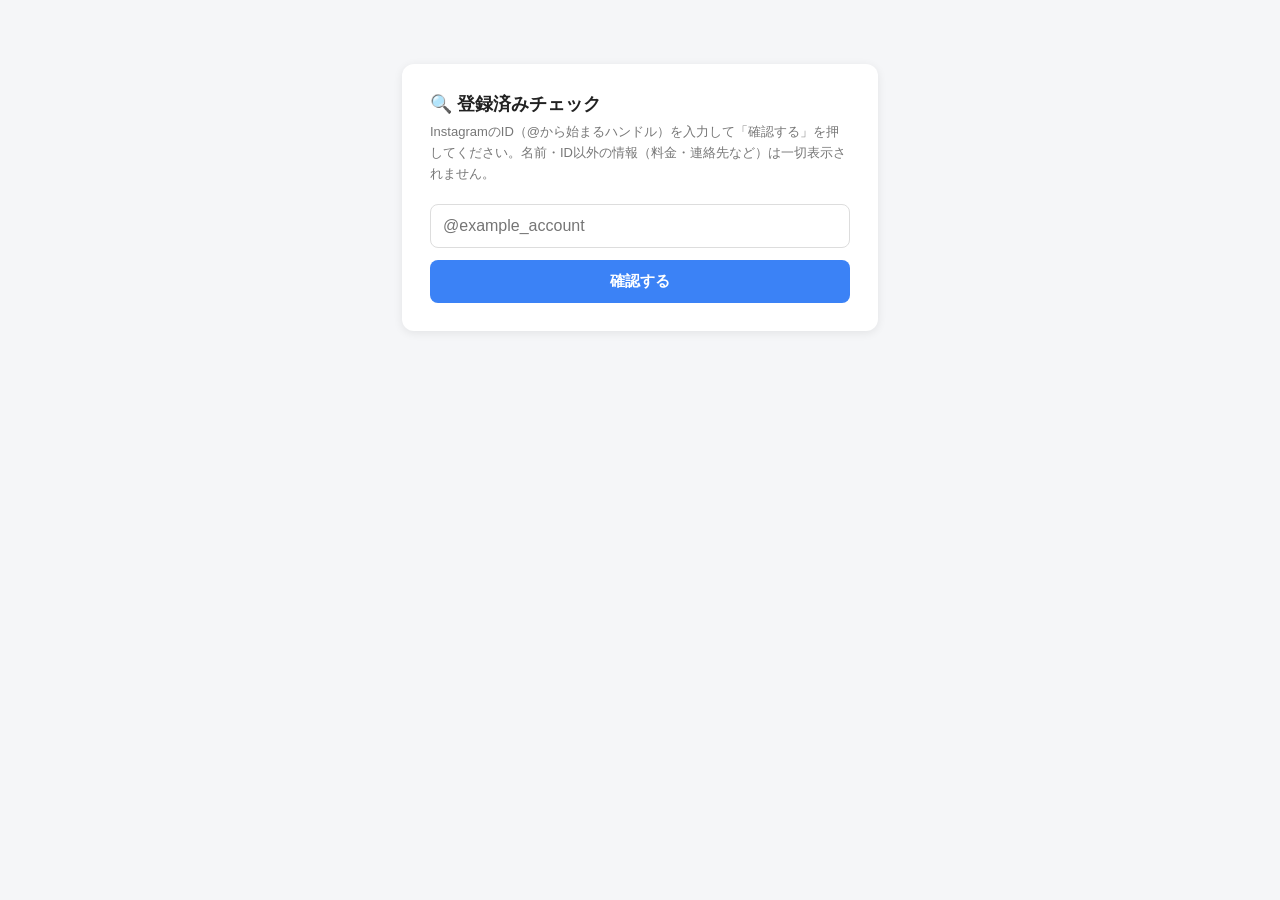
<file: handle-check.html>
<!DOCTYPE html>
<html lang="ja">
<head>
<meta charset="UTF-8">
<title>登録済みチェック｜グルメキャディ</title>
<meta name="viewport" content="width=device-width, initial-scale=1">
<style>
  body{font-family:'Hiragino Sans','Noto Sans JP',sans-serif;background:#f5f6f8;margin:0;padding:24px;color:#222}
  .card{max-width:420px;margin:40px auto;background:#fff;border-radius:12px;padding:28px;box-shadow:0 2px 10px rgba(0,0,0,.08)}
  h1{font-size:18px;margin:0 0 6px}
  p.desc{font-size:13px;color:#777;margin:0 0 20px;line-height:1.6}
  input{width:100%;box-sizing:border-box;padding:12px;font-size:16px;border:1px solid #ddd;border-radius:8px;margin-bottom:12px}
  button{width:100%;padding:12px;font-size:15px;font-weight:600;border:none;border-radius:8px;background:#3b82f6;color:#fff;cursor:pointer}
  button:disabled{opacity:.5;cursor:default}
  #result{margin-top:18px;padding:14px;border-radius:8px;font-size:14px;line-height:1.6;display:none}
  #result.found{background:#fee2e2;color:#991b1b;display:block}
  #result.notfound{background:#dcfce7;color:#166534;display:block}
  #result.error{background:#fef3c7;color:#92400e;display:block}
</style>
</head>
<body>
<div class="card">
  <h1>🔍 登録済みチェック</h1>
  <p class="desc">InstagramのID（@から始まるハンドル）を入力して「確認する」を押してください。名前・ID以外の情報（料金・連絡先など）は一切表示されません。</p>
  <input id="handleInput" type="text" placeholder="@example_account" autocomplete="off">
  <button id="checkBtn" onclick="checkHandle()">確認する</button>
  <div id="result"></div>
</div>
<script>
var SUPA_URL='https://vwtcshwzetxnaedjhoej.supabase.co';
var SUPA_KEY='eyJhbGciOiJIUzI1NiIsInR5cCI6IkpXVCJ9.eyJpc3MiOiJzdXBhYmFzZSIsInJlZiI6InZ3dGNzaHd6ZXR4bmFlZGpob2VqIiwicm9sZSI6ImFub24iLCJpYXQiOjE3Nzg2MzM3MTgsImV4cCI6MjA5NDIwOTcxOH0.S10RHDE7wvKUMa2SxeoNvkgg6TtiMInw7ax6J5ZuMZk';
function normalize(h){return(h||'').trim().toLowerCase().replace(/^@/,'');}
async function checkHandle(){
  var input=document.getElementById('handleInput');
  var btn=document.getElementById('checkBtn');
  var result=document.getElementById('result');
  var raw=input.value.trim();
  result.className='';result.style.display='';
  if(!raw){result.className='error';result.textContent='IDを入力してください';return;}
  btn.disabled=true;btn.textContent='確認中...';
  try{
    var url=SUPA_URL+'/rest/v1/influencers?select='+encodeURIComponent('data->>handle,data->>name');
    var res=await fetch(url,{headers:{apikey:SUPA_KEY,Authorization:'Bearer '+SUPA_KEY}});
    if(!res.ok)throw new Error('fetch failed');
    var rows=await res.json();
    var target=normalize(raw);
    var match=rows.find(function(r){return r.handle&&normalize(r.handle)===target;});
    if(match){
      result.className='found';
      result.textContent='⚠️ 登録済みです（「'+match.name+'」として登録されています）。このアカウントは新規登録しないでください。';
    }else{
      result.className='notfound';
      result.textContent='✅ 未登録です。新規登録を進めて問題ありません。';
    }
  }catch(e){
    result.className='error';
    result.textContent='確認に失敗しました。通信環境を確認してもう一度お試しください。';
  }
  btn.disabled=false;btn.textContent='確認する';
}
document.getElementById('handleInput').addEventListener('keydown',function(e){if(e.key==='Enter')checkHandle();});
</script>
</body>
</html>
</file>
<file: css/app.css>
:root{
  --bg:#fafaf8;--bg2:#ffffff;--bg3:#f4f3ef;--bg4:#eeede8;
  --border:#e8e7e2;--border2:#d4d3ce;
  --text:#111009;--text2:#252320;--text3:#56554e;
  --accent:#2563eb;--accent-bg:#eff4ff;--accent-border:#bfcfff;
  --green:#16a34a;--green-bg:#f0fdf4;--green-border:#bbf7d0;
  --amber:#d97706;--amber-bg:#fffbeb;--amber-border:#fde68a;
  --red:#dc2626;--red-bg:#fef2f2;--red-border:#fecaca;
  --purple:#7c3aed;--purple-bg:#f5f3ff;--purple-border:#ddd6fe;
  --r:8px;--rl:12px;
}
/* 折りたたみセクション（details/summary）の三角マーカー制御 */
details>summary{list-style:none}
summary::-webkit-details-marker{display:none}
details[open]>summary .tri{transform:rotate(90deg)}
body.dark{
  --bg:#0f0f11;--bg2:#18181b;--bg3:#222226;--bg4:#2c2c31;
  --border:rgba(255,255,255,0.07);--border2:rgba(255,255,255,0.12);
  --text:#f5f5f3;--text2:#d0d0ca;--text3:#8c8c86;
  --accent:#3b82f6;--accent-bg:rgba(59,130,246,0.12);--accent-border:rgba(59,130,246,0.3);
  --green:#22c55e;--green-bg:rgba(34,197,94,0.1);--green-border:rgba(34,197,94,0.25);
  --amber:#f59e0b;--amber-bg:rgba(245,158,11,0.1);--amber-border:rgba(245,158,11,0.25);
  --red:#f87171;--red-bg:rgba(248,113,113,0.1);--red-border:rgba(248,113,113,0.25);
  --purple:#a78bfa;--purple-bg:rgba(167,139,250,0.1);--purple-border:rgba(167,139,250,0.25);
}
body.dark select option{background:var(--bg3);}
body.dark input,body.dark select,body.dark textarea{background:var(--bg3);color:var(--text);}
body.dark .modal{background:var(--bg2);}
body.dark .modal-header{background:var(--bg2);}
body.dark th{background:var(--bg3);}
body.dark tr:hover td{background:rgba(255,255,255,0.03);}
.theme-toggle{background:var(--bg3);border:1px solid var(--border2);border-radius:20px;padding:4px 10px;font-size:13px;color:var(--text2);cursor:pointer;display:flex;align-items:center;gap:5px;transition:all .15s;}
.theme-toggle:hover{background:var(--bg4);color:var(--text);}
*{box-sizing:border-box;margin:0;padding:0}
body{font-family:'Noto Sans JP',sans-serif;background:var(--bg);color:var(--text);min-height:100vh;font-size:15px;line-height:1.6}
::-webkit-scrollbar{width:5px}::-webkit-scrollbar-track{background:transparent}::-webkit-scrollbar-thumb{background:var(--border2);border-radius:3px}
input,select,textarea,button{font-family:'Noto Sans JP',sans-serif;font-size:15px}
input,select,textarea{background:var(--bg2);border:1px solid var(--border);border-radius:var(--r);color:var(--text);padding:8px 11px;width:100%;outline:none;transition:border-color .15s,box-shadow .15s}
input:focus,select:focus,textarea:focus{border-color:var(--accent);box-shadow:0 0 0 3px rgba(37,99,235,.08)}
/* 上のinput全般ルール（width:100%など）はcheckbox/radioには不要かつ有害
   （幅いっぱいに引き伸ばされ、隣に置いた文字が枠の外に押し出されて見えなくなる不具合の原因になっていたため）
   ネイティブの小さいサイズに戻す */
input[type=checkbox],input[type=radio]{width:auto;height:auto;padding:0;background:none;border:none;box-shadow:none}
select option{background:#fff}
textarea{resize:vertical;min-height:64px}
button{cursor:pointer;border:none;border-radius:var(--r);transition:all .15s;font-weight:400}
.btn{padding:7px 14px;background:var(--bg2);color:var(--text);border:1px solid var(--border2);font-size:14px}
.btn:hover{background:var(--bg3);border-color:var(--border2)}
.btn-primary{background:var(--accent);color:#fff;border:none;font-weight:500}
.btn-primary:hover{background:#1d4ed8}
.btn-sm{padding:4px 10px;font-size:12px}
.btn-ghost-danger{background:transparent;color:var(--red);border:1px solid var(--red-border);font-size:12px;padding:4px 8px}
.btn-ghost-danger:hover{background:var(--red-bg)}

.app{display:flex;height:100vh;overflow:hidden}

.sidebar{width:216px;flex-shrink:0;background:var(--bg2);border-right:1px solid var(--border);display:flex;flex-direction:column}
.logo{padding:18px 18px 14px;border-bottom:1px solid var(--border);display:flex;align-items:center;gap:8px}
.logo-icon{width:28px;height:28px;background:var(--accent);border-radius:7px;display:flex;align-items:center;justify-content:center;flex-shrink:0}
.logo-icon svg{width:14px;height:14px;fill:#fff}
.logo-text{font-size:15px;font-weight:500;letter-spacing:-.3px}
.logo-sub{font-size:10px;color:var(--text3);font-family:'Noto Sans JP',sans-serif;letter-spacing:.5px}
.nav{flex:1;overflow-y:auto;padding:6px 8px}
.nav-section{font-size:10px;font-family:'Noto Sans JP',sans-serif;letter-spacing:1.5px;color:var(--text3);padding:14px 8px 4px;text-transform:uppercase}
.nav-item{display:flex;align-items:center;gap:8px;padding:7px 9px;border-radius:var(--r);cursor:pointer;color:var(--text2);font-size:14px;transition:all .1s;margin-bottom:1px;user-select:none}
.nav-item:hover{background:var(--bg3);color:var(--text)}
.nav-item.active{background:var(--accent-bg);color:var(--accent);font-weight:500}
.nav-icon{width:16px;height:16px;flex-shrink:0;opacity:.7}
.nav-item.active .nav-icon{opacity:1}
.nav-badge{margin-left:auto;font-size:11px;font-weight:500;padding:1px 6px;border-radius:20px;font-family:'Noto Sans JP',sans-serif;background:var(--bg3);color:var(--text2)}
.nav-item.active .nav-badge{background:var(--accent-border);color:var(--accent)}
.nav-badge-red{background:var(--red-bg);color:var(--red)}
.sidebar-footer{padding:12px;border-top:1px solid var(--border);display:grid;grid-template-columns:1fr 1fr;gap:6px}
.sf-card{background:var(--bg3);border-radius:var(--r);padding:8px 10px}
.sf-val{font-size:17px;font-weight:500;font-family:'Noto Sans JP',sans-serif;color:var(--text)}
.sf-label{font-size:11px;color:var(--text3);margin-top:1px}

.main{flex:1;overflow:hidden;display:flex;flex-direction:column;min-width:0}
.topbar{height:52px;border-bottom:1px solid var(--border);display:flex;align-items:center;padding:0 20px;gap:10px;flex-shrink:0;background:var(--bg2)}
.page-title{font-size:15px;font-weight:500;flex:1}
.search-wrap{position:relative}
.search-input{width:220px;padding-left:28px;background:var(--bg3);border-color:transparent;font-size:13px}
.search-input:focus{background:var(--bg2);border-color:var(--accent)}
.search-icon{position:absolute;left:9px;top:50%;transform:translateY(-50%);pointer-events:none;width:13px;height:13px;color:var(--text3)}
.content{flex:1;overflow-y:auto;padding:20px}

.page{display:none}.page.active{display:block}

.card{background:var(--bg2);border:1px solid var(--border);border-radius:var(--rl);padding:18px;margin-bottom:14px}
.card-sm{background:var(--bg3);border:1px solid var(--border);border-radius:var(--r);padding:12px 14px}
.card-header{display:flex;align-items:center;justify-content:space-between;margin-bottom:14px}
.card-title{font-size:14px;font-weight:500;color:var(--text2);letter-spacing:.2px}
.grid2{display:grid;grid-template-columns:1fr 1fr;gap:12px}
.grid3{display:grid;grid-template-columns:1fr 1fr 1fr;gap:12px}
.grid4{display:grid;grid-template-columns:repeat(4,1fr);gap:10px}
.fr{display:grid;grid-template-columns:1fr 1fr;gap:10px;margin-bottom:10px}
.fr3{display:grid;grid-template-columns:1fr 1fr 1fr;gap:10px;margin-bottom:10px}
.fr1{margin-bottom:10px}
.field{display:flex;flex-direction:column;gap:4px}
.field label{font-size:13px;color:var(--text2);font-weight:400}
/* モーダル内フォームの保存・キャンセル操作は、内容が長くてスクロールしても
   毎回下まで探しに行かなくて済むよう、モーダル下部に固定表示する */
.form-actions{display:flex;gap:8px;justify-content:flex-end;margin-top:14px;padding:14px 0;border-top:1px solid var(--border);position:sticky;bottom:0;background:var(--bg2);z-index:2}

.stats-row{display:grid;grid-template-columns:repeat(4,1fr);gap:10px;margin-bottom:18px}
.stat-card{background:var(--bg2);border:1px solid var(--border);border-radius:var(--rl);padding:16px 18px}
.stat-val{font-size:26px;font-weight:300;font-family:'Noto Sans JP',sans-serif;color:var(--text)}
.stat-label{font-size:13px;color:var(--text2);margin-top:3px}
.stat-card.blue{background:var(--accent-bg);border-color:var(--accent-border)}
.stat-card.blue .stat-val{color:var(--accent)}
.stat-card.blue .stat-label{color:var(--accent);opacity:.7}

.badge{display:inline-flex;align-items:center;gap:3px;padding:2px 7px;border-radius:20px;font-size:13px;font-weight:400}
.b-green{background:var(--green-bg);color:var(--green);border:1px solid var(--green-border)}
.b-amber{background:var(--amber-bg);color:var(--amber);border:1px solid var(--amber-border)}
.b-gray{background:var(--bg3);color:var(--text3);border:1px solid var(--border)}
.b-blue{background:var(--accent-bg);color:var(--accent);border:1px solid var(--accent-border)}
.b-purple{background:var(--purple-bg);color:var(--purple);border:1px solid var(--purple-border)}
.b-red{background:var(--red-bg);color:var(--red);border:1px solid var(--red-border)}
.b-pink{background:#fdf2f8;color:#be185d;border:1px solid #fbcfe8}

.table-wrap{overflow-x:auto}
/* インフルエンサー一覧：絞り込みツールバー＋表ヘッダーを固定し、データ行だけスクロールさせる */
#page-influencers .card-header{position:sticky;top:0;background:var(--bg2);z-index:6;padding-bottom:10px}
#infTableWrap{max-height:calc(100vh - 260px);overflow-y:auto}
#infTableWrap thead th{position:sticky;top:0;z-index:5}
table{width:100%;min-width:max-content;border-collapse:collapse}
th{font-size:13px;color:var(--text2);font-weight:500;text-align:left;padding:7px 12px;border-bottom:1px solid var(--border);letter-spacing:.2px;white-space:nowrap;background:var(--bg3)}
td{padding:10px 12px;border-bottom:1px solid var(--border);vertical-align:middle;color:var(--text);font-size:14px}
tr:last-child td{border-bottom:none}
tr:hover td{background:#fafaf8}
.td-mono{font-family:'Noto Sans JP',sans-serif;font-size:12px}

.modal-overlay{display:none;position:fixed;inset:0;background:rgba(26,25,22,.35);z-index:100;align-items:center;justify-content:center;backdrop-filter:blur(2px)}
.modal-overlay.open{display:flex}
.modal{background:var(--bg2);border:1px solid var(--border);border-radius:var(--rl);width:640px;max-width:95vw;max-height:88vh;overflow-y:auto;box-shadow:0 8px 32px rgba(0,0,0,.1)}
.modal-header{padding:18px 22px 14px;border-bottom:1px solid var(--border);display:flex;align-items:center;justify-content:space-between;position:sticky;top:0;background:var(--bg2);z-index:1}
.modal-title{font-size:15px;font-weight:500}
.modal-close{background:var(--bg3);color:var(--text2);padding:4px 9px;font-size:15px;border-radius:6px;border:1px solid var(--border)}
.modal-close:hover{background:var(--bg4)}
.modal-body{padding:18px 22px 22px}

.tabs-line{display:flex;border-bottom:1px solid var(--border);margin-bottom:16px}
.tab-btn{padding:7px 14px;font-size:14px;color:var(--text2);background:none;border-bottom:2px solid transparent;margin-bottom:-1px;border-radius:0;font-weight:400}
.tab-btn.active{color:var(--accent);border-bottom-color:var(--accent);font-weight:500}
.tab-btn:hover{color:var(--text2)}
.tab-pane{display:none}.tab-pane.active{display:block}

.tl-item{display:flex;gap:12px;padding-bottom:12px;position:relative}
.tl-item:not(:last-child)::before{content:'';position:absolute;left:9px;top:20px;bottom:0;width:1px;background:var(--border)}
.tl-dot{width:18px;height:18px;border-radius:50%;flex-shrink:0;border:1.5px solid var(--border);margin-top:2px;display:flex;align-items:center;justify-content:center}
.tl-date{font-size:11px;color:var(--text3);font-family:'Noto Sans JP',sans-serif}
.tl-title{font-size:13px;color:var(--text);margin-top:1px}

.checklist{display:flex;flex-direction:column;gap:5px}
.check-item{display:flex;align-items:center;gap:9px;padding:7px 11px;border-radius:var(--r);background:var(--bg3);border:1px solid transparent;cursor:pointer;user-select:none;transition:all .1s}
.check-item:hover{border-color:var(--border)}
.check-item.done{background:var(--green-bg);border-color:var(--green-border)}
.check-item.done .check-label{color:var(--text3);text-decoration:line-through}
.check-box{width:15px;height:15px;border-radius:4px;border:1.5px solid var(--border2);flex-shrink:0;display:flex;align-items:center;justify-content:center;font-size:10px;transition:all .1s}
.check-item.done .check-box{background:var(--green);border-color:var(--green);color:#fff}

.alert-item{display:flex;gap:8px;align-items:flex-start;padding:9px 12px;border-radius:var(--r);font-size:13px;margin-bottom:6px;border:1px solid}
.alert-danger{background:var(--red-bg);border-color:var(--red-border);color:var(--red)}
.alert-warn{background:var(--amber-bg);border-color:var(--amber-border);color:var(--amber)}
.alert-ok{background:var(--green-bg);border-color:var(--green-border);color:var(--green)}
.alert-info{background:var(--accent-bg);border-color:var(--accent-border);color:var(--accent)}

.cal-nav{display:flex;align-items:center;justify-content:space-between;margin-bottom:12px}
.cal-grid{display:grid;grid-template-columns:repeat(7,1fr);gap:2px}
.cal-head{font-size:11px;color:var(--text3);text-align:center;padding:5px 2px;font-family:'Noto Sans JP',sans-serif}
.cal-cell{min-height:64px;background:var(--bg3);border-radius:5px;padding:4px;border:1px solid transparent}
.cal-cell.today{border-color:var(--accent);background:var(--accent-bg)}
.cal-cell.empty{background:transparent;border-color:transparent}
.cal-num{color:var(--text3);font-size:11px;font-family:'Noto Sans JP',sans-serif;margin-bottom:2px}
.cal-cell.today .cal-num{color:var(--accent);font-weight:500}
.cal-chip{border-radius:3px;padding:1px 4px;font-size:11px;margin-bottom:1px;white-space:nowrap;overflow:hidden;text-overflow:ellipsis}

.pbar-wrap{background:var(--bg4);border-radius:2px;height:4px}
.pbar{height:4px;border-radius:2px;transition:width .3s}

.empty-state{text-align:center;padding:32px;color:var(--text3);font-size:13px}
.sched-type-btn{padding:5px 12px;font-size:13px;border-radius:20px;border:1px solid var(--border);background:var(--bg2);color:var(--text2);cursor:pointer;transition:all .1s}
.sched-type-btn:hover{background:var(--bg3)}
.sched-type-btn.active{background:var(--accent);color:#fff;border-color:var(--accent)}

.hamburger{display:none;flex-direction:column;gap:5px;padding:8px;cursor:pointer;background:none;border:none}
.hamburger span{display:block;width:20px;height:2px;background:var(--text);border-radius:2px;transition:all .2s}
.sidebar-overlay{display:none;position:fixed;inset:0;background:rgba(0,0,0,.4);z-index:49}

@media(max-width:768px){
  body{font-size:14px}
  input,select,textarea,button{font-size:14px}
  .hamburger{display:flex}
  .sidebar{
    position:fixed;left:-220px;top:0;bottom:0;z-index:50;
    transition:left .25s ease;
    box-shadow:none;
  }
  .sidebar.open{
    left:0;
    box-shadow:4px 0 16px rgba(0,0,0,.15);
  }
  .sidebar-overlay.open{display:block}
  .main{width:100%}
  .topbar{padding:0 10px;gap:6px;height:46px}
  .page-title{font-size:14px;white-space:nowrap;overflow:hidden;text-overflow:ellipsis;max-width:100px}
  .search-wrap{flex:1;min-width:0}
  .search-input{width:100%;font-size:13px}
  #addBtn{padding:5px 10px;font-size:13px;white-space:nowrap}
  .theme-toggle{padding:4px 7px;font-size:12px}
  #syncStatus{display:none}
  .content{padding:10px}
  .stats-row{grid-template-columns:1fr 1fr;gap:8px}
  .stat-card{padding:10px 12px}
  .stat-val{font-size:20px}
  .stat-label{font-size:12px}
  .grid2,.grid3,.grid4,.fr,.fr3{grid-template-columns:1fr}
  .card{padding:12px;margin-bottom:10px}
  .card-title{font-size:13px}
  td{font-size:13px;padding:8px 10px}
  th{font-size:12px;padding:6px 10px}
  .badge{font-size:12px}
  .btn{font-size:13px;padding:6px 12px}
  .btn-sm{font-size:12px;padding:3px 8px}
  .modal{width:100%!important;max-width:100vw;max-height:95vh;border-radius:var(--rl) var(--rl) 0 0}
  .modal-overlay{align-items:flex-end}
  .modal-body{padding:14px 16px 20px}
  .modal-header{padding:14px 16px 12px}
  .table-wrap{overflow-x:auto;-webkit-overflow-scrolling:touch}
  .cal-cell{min-height:44px}
  .cal-chip{font-size:10px;padding:1px 3px}
  .tab-btn{padding:6px 10px;font-size:13px}
  .field label{font-size:12px}
  .nav-item{font-size:13px}
  .nav-section{font-size:10px}
  #loginScreen > div{width:calc(100vw - 32px);padding:24px 18px}
  .sched-type-btn{font-size:12px;padding:4px 10px}
  .sf-val{font-size:15px}
  .sf-label{font-size:11px}
}
</file>
